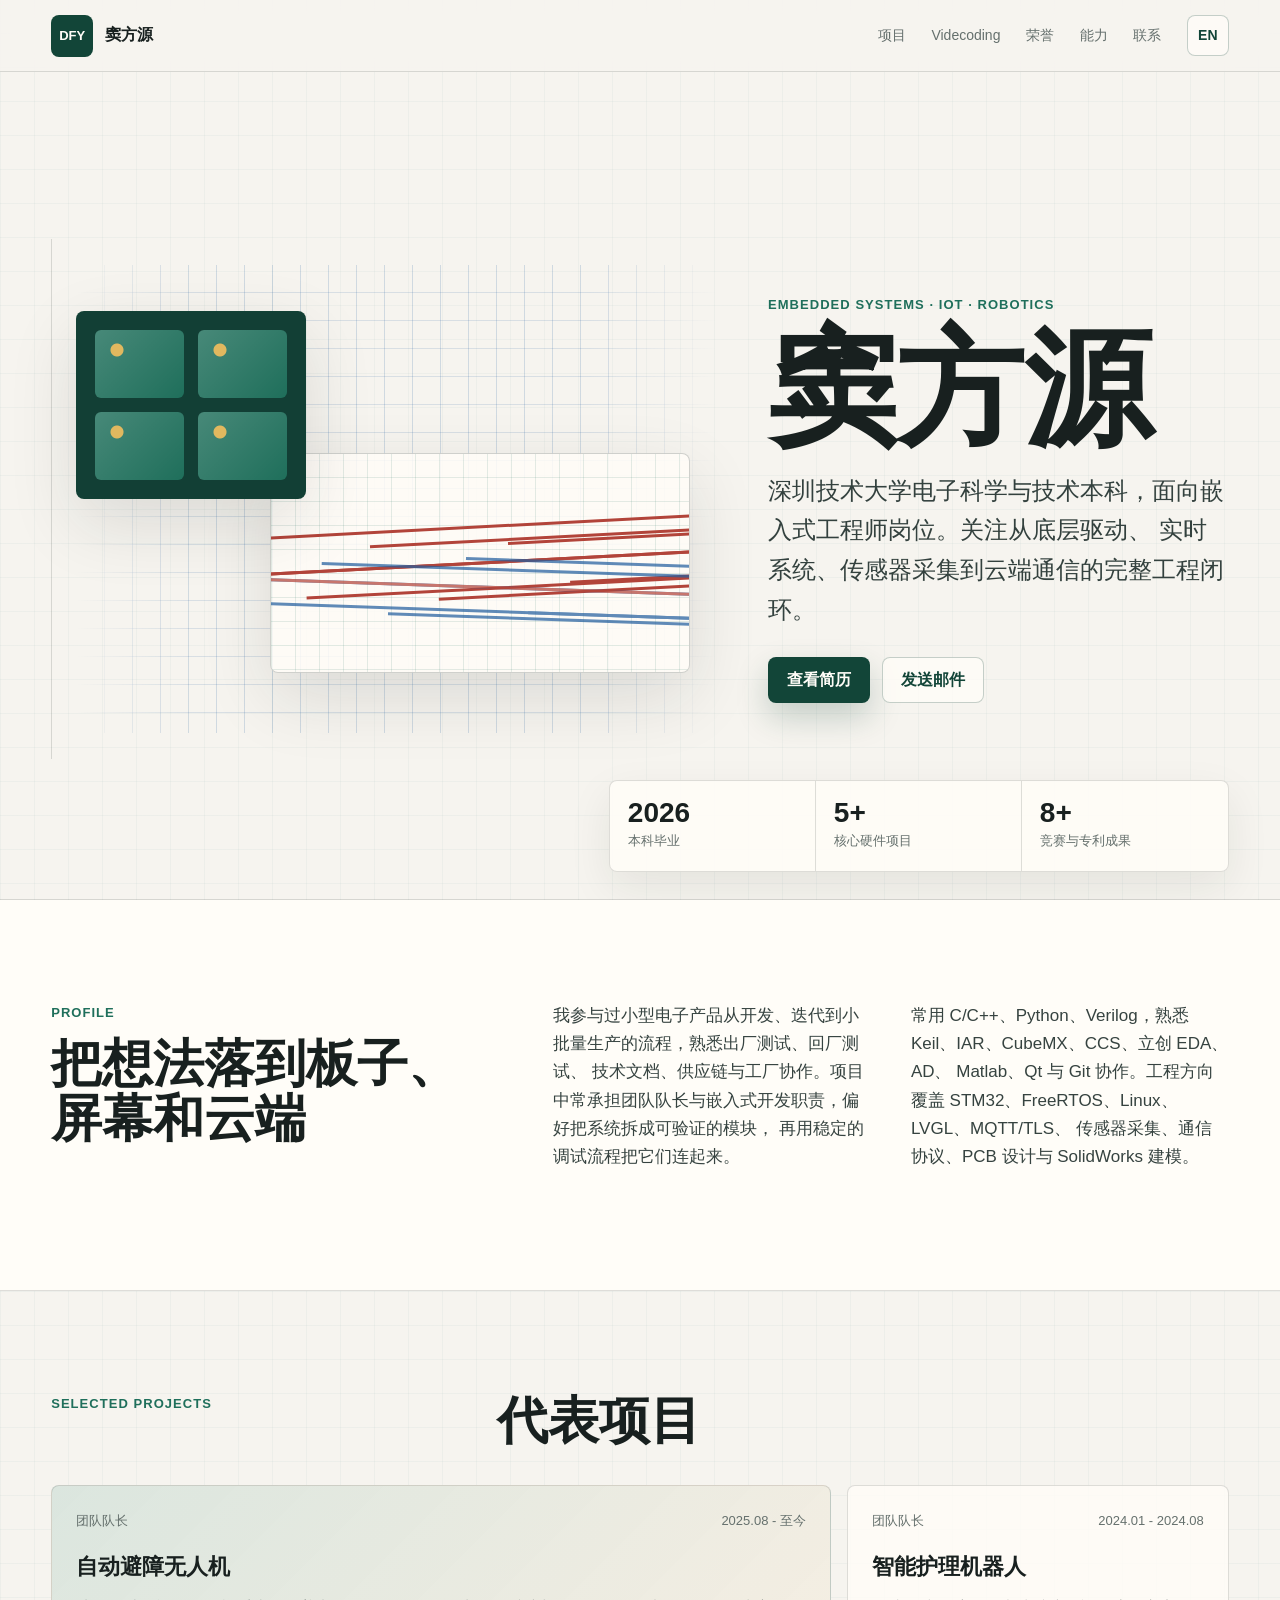
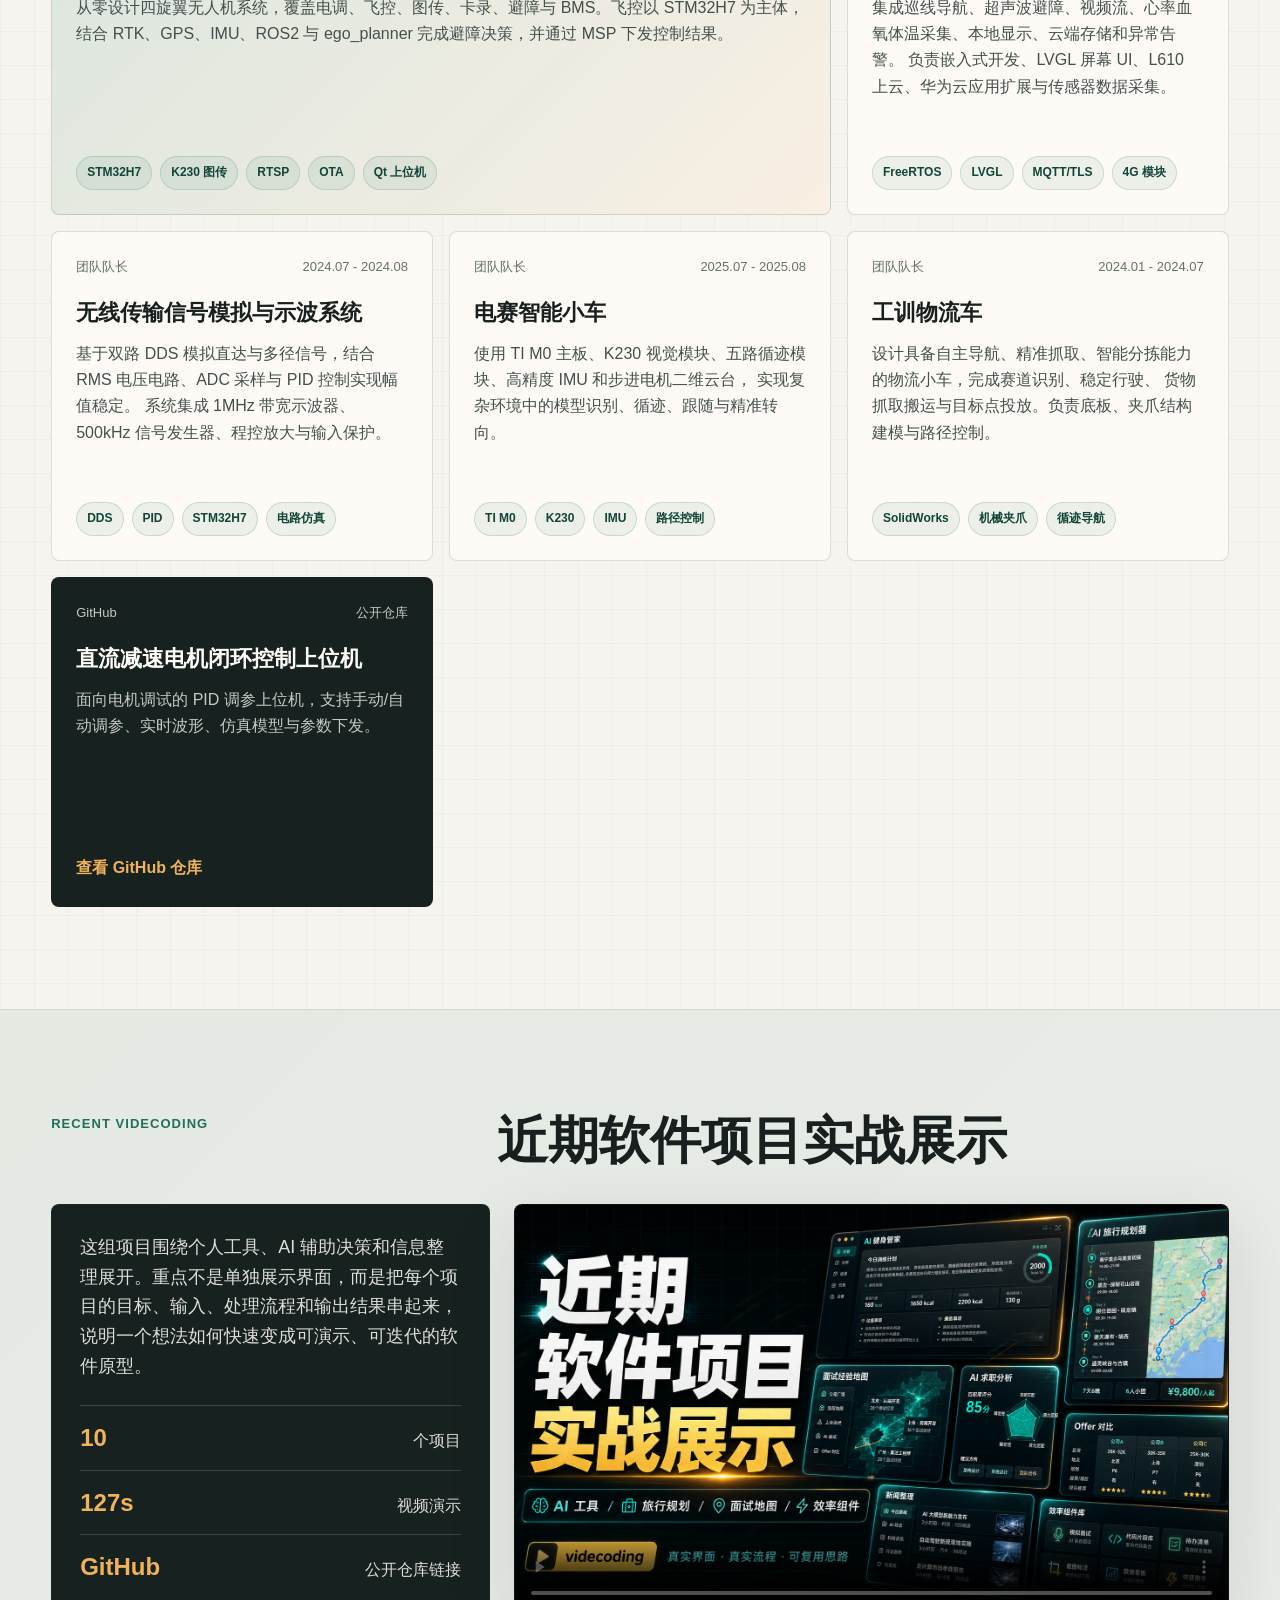
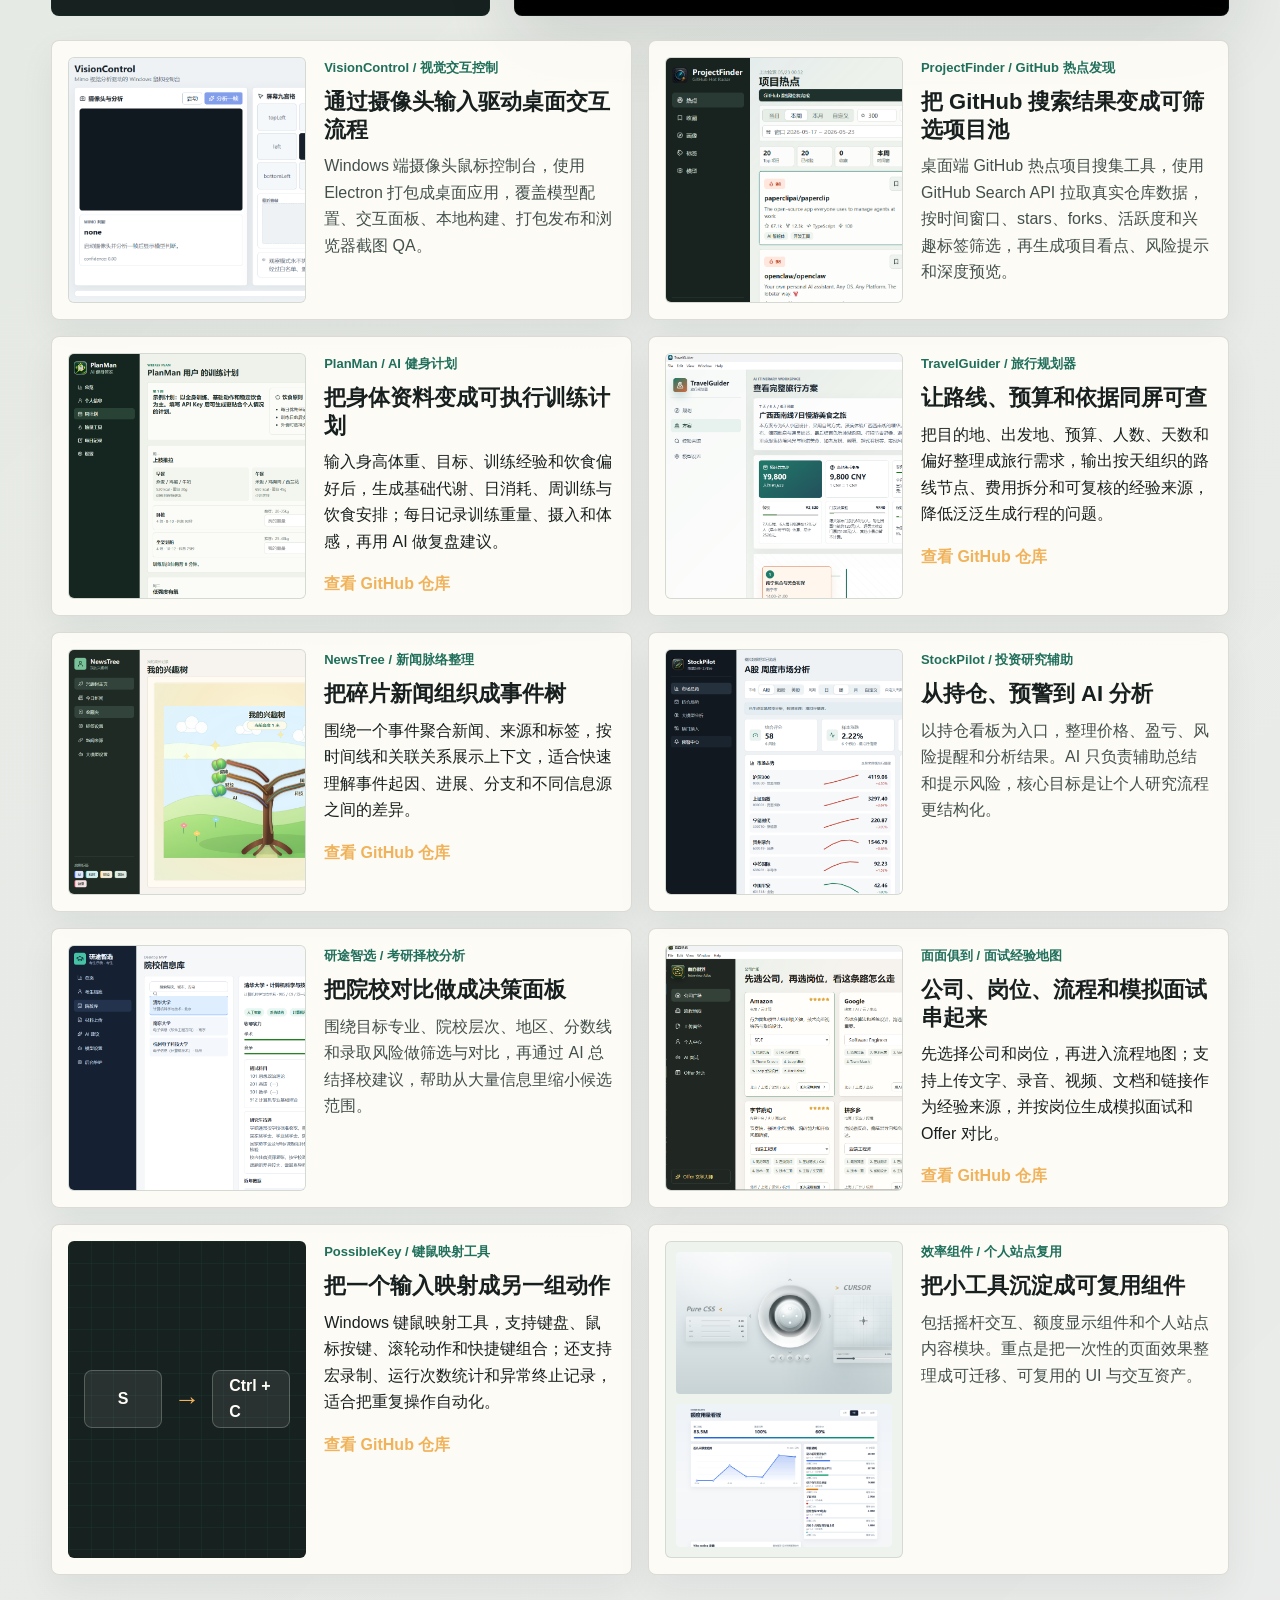
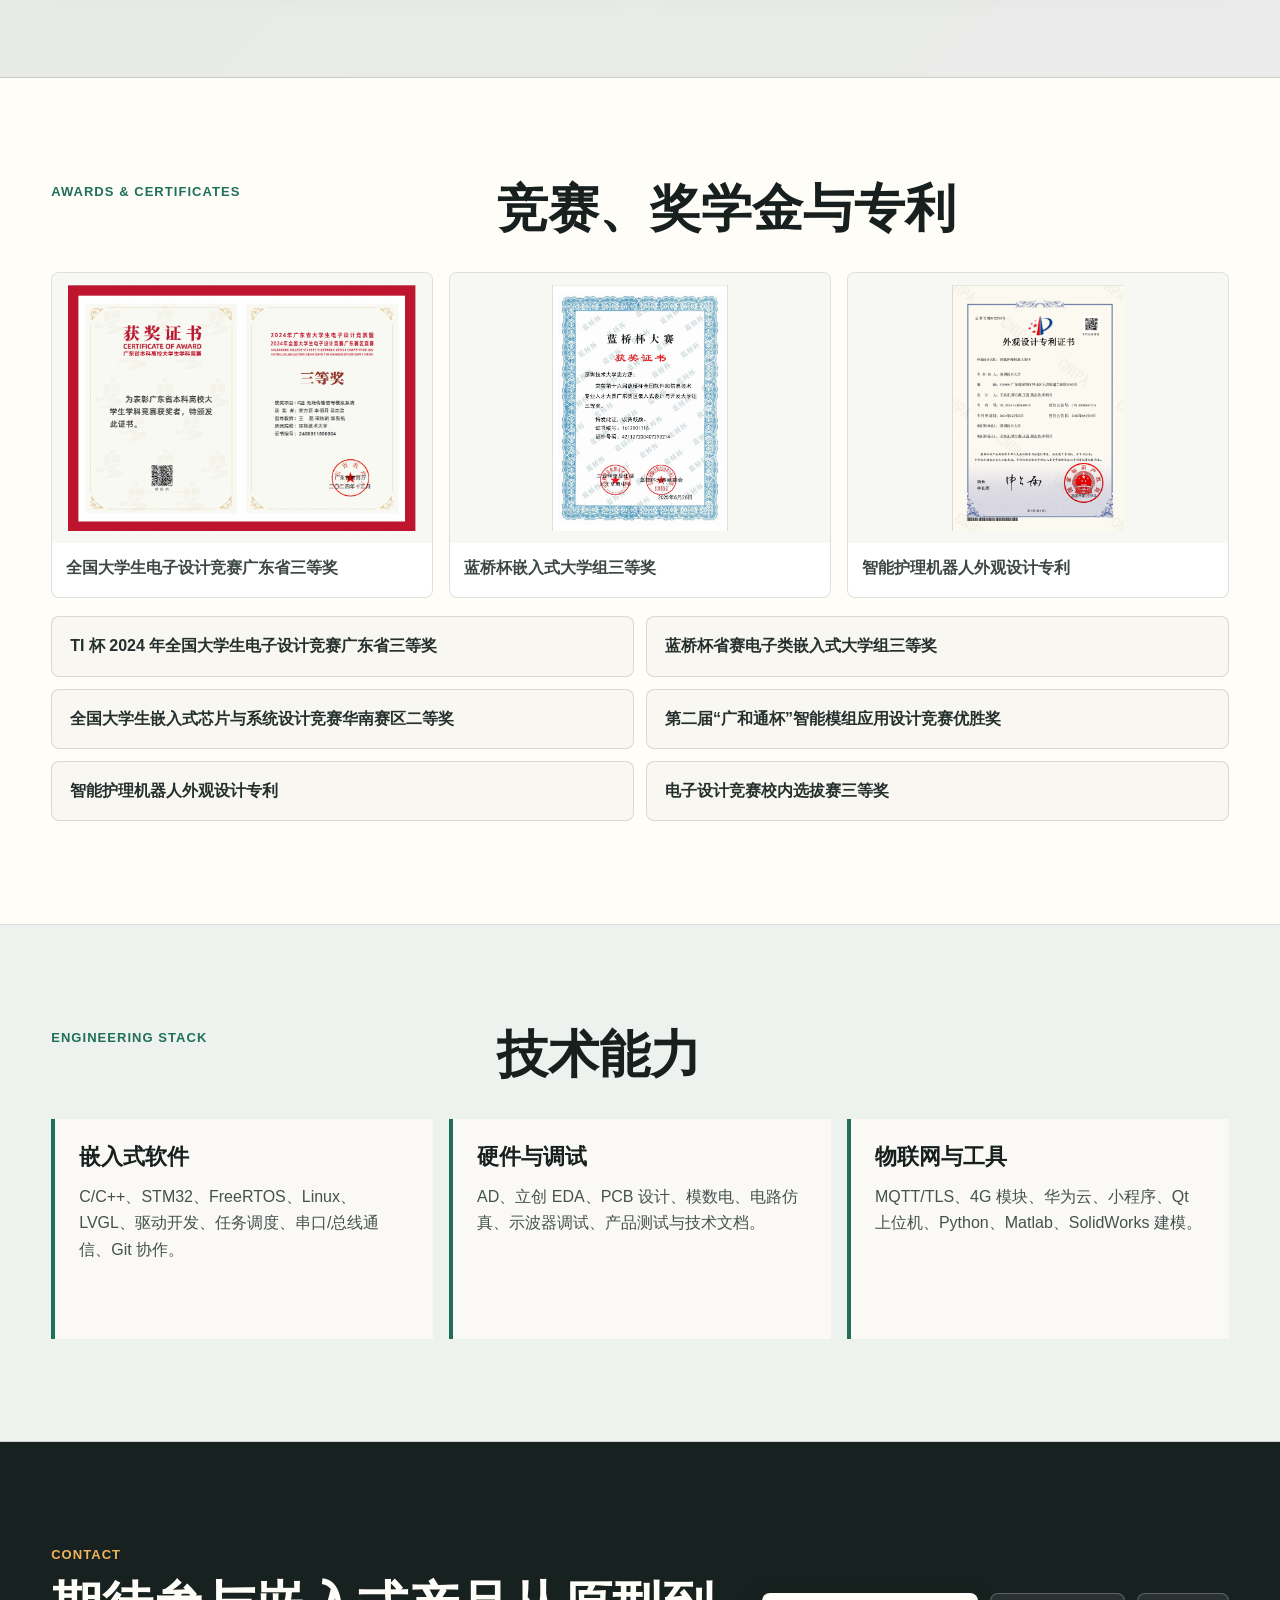
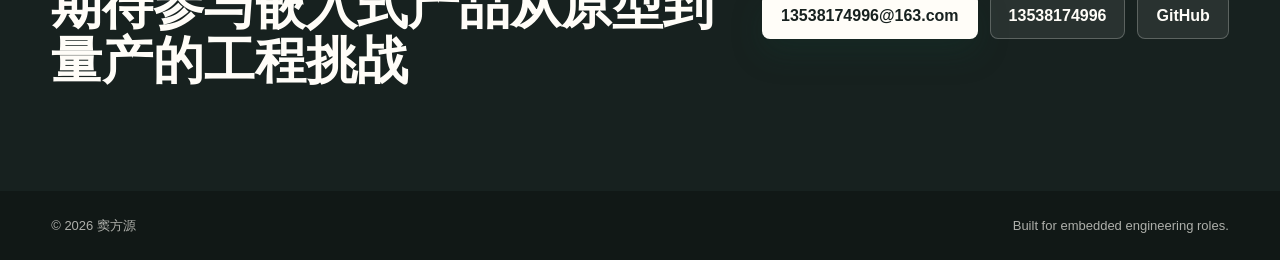
<file: index.html>
<!doctype html>
<html lang="zh-CN">
  <head>
    <meta charset="UTF-8" />
    <meta name="viewport" content="width=device-width, initial-scale=1.0" />
    <meta
      name="description"
      content="窦方源的嵌入式工程师个人作品集：STM32、FreeRTOS、物联网、机器人、电子设计竞赛与专利成果。"
    />
    <title>窦方源 | 嵌入式工程师作品集</title>
    <link rel="stylesheet" href="./styles.css" />
  </head>
  <body>
    <header class="site-header">
      <a class="brand" href="#top" aria-label="回到顶部">
        <span class="brand-mark">DFY</span>
        <span>窦方源</span>
      </a>
      <nav class="top-nav" aria-label="主导航">
        <a href="#projects">项目</a>
        <a href="#videcoding">Videcoding</a>
        <a href="#awards">荣誉</a>
        <a href="#skills">能力</a>
        <a href="#contact">联系</a>
        <a class="language-switch" href="./en.html" aria-label="Switch to English">EN</a>
      </nav>
    </header>

    <main id="top">
      <section class="hero">
        <div class="hero-visual" aria-hidden="true">
          <div class="signal-grid"></div>
          <div class="scope-panel">
            <div class="scope-line"></div>
            <div class="scope-line delay"></div>
          </div>
          <div class="module-board">
            <span></span><span></span><span></span><span></span>
          </div>
        </div>
        <div class="hero-content">
          <p class="eyebrow">Embedded Systems · IoT · Robotics</p>
          <h1>窦方源</h1>
          <p class="hero-lead">
            深圳技术大学电子科学与技术本科，面向嵌入式工程师岗位。关注从底层驱动、
            实时系统、传感器采集到云端通信的完整工程闭环。
          </p>
          <div class="hero-actions">
            <a class="btn primary" href="./assets/docs/resume-dou-fangyuan.pdf" target="_blank" rel="noreferrer">查看简历</a>
            <a class="btn" href="mailto:13538174996@163.com">发送邮件</a>
          </div>
        </div>
        <aside class="hero-facts" aria-label="个人概览">
          <div>
            <strong>2026</strong>
            <span>本科毕业</span>
          </div>
          <div>
            <strong>5+</strong>
            <span>核心硬件项目</span>
          </div>
          <div>
            <strong>8+</strong>
            <span>竞赛与专利成果</span>
          </div>
        </aside>
      </section>

      <section class="section intro" aria-labelledby="intro-title">
        <div class="section-title">
          <p class="eyebrow">Profile</p>
          <h2 id="intro-title">把想法落到板子、屏幕和云端</h2>
        </div>
        <div class="intro-copy">
          <p>
            我参与过小型电子产品从开发、迭代到小批量生产的流程，熟悉出厂测试、回厂测试、
            技术文档、供应链与工厂协作。项目中常承担团队队长与嵌入式开发职责，偏好把系统拆成可验证的模块，
            再用稳定的调试流程把它们连起来。
          </p>
          <p>
            常用 C/C++、Python、Verilog，熟悉 Keil、IAR、CubeMX、CCS、立创 EDA、AD、
            Matlab、Qt 与 Git 协作。工程方向覆盖 STM32、FreeRTOS、Linux、LVGL、MQTT/TLS、
            传感器采集、通信协议、PCB 设计与 SolidWorks 建模。
          </p>
        </div>
      </section>

      <section class="section" id="projects" aria-labelledby="projects-title">
        <div class="section-title">
          <p class="eyebrow">Selected Projects</p>
          <h2 id="projects-title">代表项目</h2>
        </div>
        <div class="project-grid">
          <article class="project-card featured">
            <div class="project-meta">
              <span>团队队长</span>
              <span>2025.08 - 至今</span>
            </div>
            <h3>自动避障无人机</h3>
            <p>
              从零设计四旋翼无人机系统，覆盖电调、飞控、图传、卡录、避障与 BMS。飞控以 STM32H7 为主体，
              结合 RTK、GPS、IMU、ROS2 与 ego_planner 完成避障决策，并通过 MSP 下发控制结果。
            </p>
            <ul class="tag-list">
              <li>STM32H7</li>
              <li>K230 图传</li>
              <li>RTSP</li>
              <li>OTA</li>
              <li>Qt 上位机</li>
            </ul>
          </article>
          <article class="project-card">
            <div class="project-meta">
              <span>团队队长</span>
              <span>2024.01 - 2024.08</span>
            </div>
            <h3>智能护理机器人</h3>
            <p>
              集成巡线导航、超声波避障、视频流、心率血氧体温采集、本地显示、云端存储和异常告警。
              负责嵌入式开发、LVGL 屏幕 UI、L610 上云、华为云应用扩展与传感器数据采集。
            </p>
            <ul class="tag-list">
              <li>FreeRTOS</li>
              <li>LVGL</li>
              <li>MQTT/TLS</li>
              <li>4G 模块</li>
            </ul>
          </article>
          <article class="project-card">
            <div class="project-meta">
              <span>团队队长</span>
              <span>2024.07 - 2024.08</span>
            </div>
            <h3>无线传输信号模拟与示波系统</h3>
            <p>
              基于双路 DDS 模拟直达与多径信号，结合 RMS 电压电路、ADC 采样与 PID 控制实现幅值稳定。
              系统集成 1MHz 带宽示波器、500kHz 信号发生器、程控放大与输入保护。
            </p>
            <ul class="tag-list">
              <li>DDS</li>
              <li>PID</li>
              <li>STM32H7</li>
              <li>电路仿真</li>
            </ul>
          </article>
          <article class="project-card">
            <div class="project-meta">
              <span>团队队长</span>
              <span>2025.07 - 2025.08</span>
            </div>
            <h3>电赛智能小车</h3>
            <p>
              使用 TI M0 主板、K230 视觉模块、五路循迹模块、高精度 IMU 和步进电机二维云台，
              实现复杂环境中的模型识别、循迹、跟随与精准转向。
            </p>
            <ul class="tag-list">
              <li>TI M0</li>
              <li>K230</li>
              <li>IMU</li>
              <li>路径控制</li>
            </ul>
          </article>
          <article class="project-card">
            <div class="project-meta">
              <span>团队队长</span>
              <span>2024.01 - 2024.07</span>
            </div>
            <h3>工训物流车</h3>
            <p>
              设计具备自主导航、精准抓取、智能分拣能力的物流小车，完成赛道识别、稳定行驶、
              货物抓取搬运与目标点投放。负责底板、夹爪结构建模与路径控制。
            </p>
            <ul class="tag-list">
              <li>SolidWorks</li>
              <li>机械夹爪</li>
              <li>循迹导航</li>
            </ul>
          </article>
          <article class="project-card github-card">
            <div class="project-meta">
              <span>GitHub</span>
              <span>公开仓库</span>
            </div>
            <h3>直流减速电机闭环控制上位机</h3>
            <p>
              面向电机调试的 PID 调参上位机，支持手动/自动调参、实时波形、仿真模型与参数下发。
            </p>
            <a class="text-link" href="https://github.com/fangyuandou729-creater/pid_controler-" target="_blank" rel="noreferrer">
              查看 GitHub 仓库
            </a>
          </article>
        </div>
      </section>

      <section class="section videcoding-section" id="videcoding" aria-labelledby="videcoding-title">
        <div class="section-title">
          <p class="eyebrow">Recent Videcoding</p>
          <h2 id="videcoding-title">近期软件项目实战展示</h2>
        </div>
        <div class="showcase-hero">
          <div class="showcase-copy">
            <p>
              这组项目围绕个人工具、AI 辅助决策和信息整理展开。重点不是单独展示界面，而是把每个项目的目标、输入、处理流程和输出结果串起来，说明一个想法如何快速变成可演示、可迭代的软件原型。
            </p>
            <div class="showcase-stats" aria-label="videcoding 项目统计">
              <span><strong>10</strong> 个项目</span>
              <span><strong>127s</strong> 视频演示</span>
              <span><strong>GitHub</strong> 公开仓库链接</span>
            </div>
          </div>
          <video
            class="showcase-video"
            controls
            preload="metadata"
            poster="./assets/videcoding/showcase-cover.png"
          >
            <source src="./assets/videcoding/recent-videcoding-showcase.mp4" type="video/mp4" />
            当前浏览器不支持视频播放。
          </video>
        </div>
        <div class="videcoding-grid" aria-label="近期 videcoding 项目列表">
          <article class="videcoding-card">
            <img src="./assets/videcoding/vision-control.png" alt="VisionControl 视觉控制台界面截图" />
            <div>
              <p class="project-meta">VisionControl / 视觉交互控制</p>
              <h3>通过摄像头输入驱动桌面交互流程</h3>
              <p>Windows 端摄像头鼠标控制台，使用 Electron 打包成桌面应用，覆盖模型配置、交互面板、本地构建、打包发布和浏览器截图 QA。</p>
            </div>
          </article>
          <article class="videcoding-card">
            <img src="./assets/videcoding/projectfinder.png" alt="ProjectFinder GitHub 热点项目工具截图" />
            <div>
              <p class="project-meta">ProjectFinder / GitHub 热点发现</p>
              <h3>把 GitHub 搜索结果变成可筛选项目池</h3>
              <p>桌面端 GitHub 热点项目搜集工具，使用 GitHub Search API 拉取真实仓库数据，按时间窗口、stars、forks、活跃度和兴趣标签筛选，再生成项目看点、风险提示和深度预览。</p>
            </div>
          </article>
          <article class="videcoding-card">
            <img src="./assets/videcoding/planman.png" alt="PlanMan 周计划界面截图" />
            <div>
              <p class="project-meta">PlanMan / AI 健身计划</p>
              <h3>把身体资料变成可执行训练计划</h3>
              <p>输入身高体重、目标、训练经验和饮食偏好后，生成基础代谢、日消耗、周训练与饮食安排；每日记录训练重量、摄入和体感，再用 AI 做复盘建议。</p>
              <a class="text-link" href="https://github.com/fangyuandou729-creater/PlanMan" target="_blank" rel="noreferrer">查看 GitHub 仓库</a>
            </div>
          </article>
          <article class="videcoding-card">
            <img src="./assets/videcoding/travelguider.png" alt="TravelGuider 旅行方案界面截图" />
            <div>
              <p class="project-meta">TravelGuider / 旅行规划器</p>
              <h3>让路线、预算和依据同屏可查</h3>
              <p>把目的地、出发地、预算、人数、天数和偏好整理成旅行需求，输出按天组织的路线节点、费用拆分和可复核的经验来源，降低泛泛生成行程的问题。</p>
              <a class="text-link" href="https://github.com/fangyuandou729-creater/TravelGuider" target="_blank" rel="noreferrer">查看 GitHub 仓库</a>
            </div>
          </article>
          <article class="videcoding-card">
            <img src="./assets/videcoding/newstree.png" alt="NewsTree 新闻树界面截图" />
            <div>
              <p class="project-meta">NewsTree / 新闻脉络整理</p>
              <h3>把碎片新闻组织成事件树</h3>
              <p>围绕一个事件聚合新闻、来源和标签，按时间线和关联关系展示上下文，适合快速理解事件起因、进展、分支和不同信息源之间的差异。</p>
              <a class="text-link" href="https://github.com/fangyuandou729-creater/NewsTree" target="_blank" rel="noreferrer">查看 GitHub 仓库</a>
            </div>
          </article>
          <article class="videcoding-card">
            <img src="./assets/videcoding/stockpilot.png" alt="StockPilot 股票看板界面截图" />
            <div>
              <p class="project-meta">StockPilot / 投资研究辅助</p>
              <h3>从持仓、预警到 AI 分析</h3>
              <p>以持仓看板为入口，整理价格、盈亏、风险提醒和分析结果。AI 只负责辅助总结和提示风险，核心目标是让个人研究流程更结构化。</p>
            </div>
          </article>
          <article class="videcoding-card">
            <img src="./assets/videcoding/kaoyan.png" alt="研途智选择校界面截图" />
            <div>
              <p class="project-meta">研途智选 / 考研择校分析</p>
              <h3>把院校对比做成决策面板</h3>
              <p>围绕目标专业、院校层次、地区、分数线和录取风险做筛选与对比，再通过 AI 总结择校建议，帮助从大量信息里缩小候选范围。</p>
            </div>
          </article>
          <article class="videcoding-card">
            <img src="./assets/videcoding/interview-atlas.png" alt="面面俱到公司广场界面截图" />
            <div>
              <p class="project-meta">面面俱到 / 面试经验地图</p>
              <h3>公司、岗位、流程和模拟面试串起来</h3>
              <p>先选择公司和岗位，再进入流程地图；支持上传文字、录音、视频、文档和链接作为经验来源，并按岗位生成模拟面试和 Offer 对比。</p>
              <a class="text-link" href="https://github.com/fangyuandou729-creater/mianmianjudao_helper" target="_blank" rel="noreferrer">查看 GitHub 仓库</a>
            </div>
          </article>
          <article class="videcoding-card key-card">
            <div class="key-preview" aria-hidden="true">
              <span>S</span>
              <b>→</b>
              <span>Ctrl + C</span>
            </div>
            <div>
              <p class="project-meta">PossibleKey / 键鼠映射工具</p>
              <h3>把一个输入映射成另一组动作</h3>
              <p>Windows 键鼠映射工具，支持键盘、鼠标按键、滚轮动作和快捷键组合；还支持宏录制、运行次数统计和异常终止记录，适合把重复操作自动化。</p>
              <a class="text-link" href="https://github.com/fangyuandou729-creater/PossibleKey" target="_blank" rel="noreferrer">查看 GitHub 仓库</a>
            </div>
          </article>
          <article class="videcoding-card">
            <div class="component-preview">
              <img src="./assets/videcoding/analog-stick.png" alt="摇杆组件截图" />
              <img src="./assets/videcoding/quota-widget.png" alt="额度组件截图" />
            </div>
            <div>
              <p class="project-meta">效率组件 / 个人站点复用</p>
              <h3>把小工具沉淀成可复用组件</h3>
              <p>包括摇杆交互、额度显示组件和个人站点内容模块。重点是把一次性的页面效果整理成可迁移、可复用的 UI 与交互资产。</p>
            </div>
          </article>
        </div>
      </section>

      <section class="section awards-section" id="awards" aria-labelledby="awards-title">
        <div class="section-title">
          <p class="eyebrow">Awards & Certificates</p>
          <h2 id="awards-title">竞赛、奖学金与专利</h2>
        </div>
        <div class="award-strip" aria-label="证书图片">
          <figure>
            <img src="./assets/awards/electronic-design.png" alt="电子设计竞赛证书" />
            <figcaption>全国大学生电子设计竞赛广东省三等奖</figcaption>
          </figure>
          <figure>
            <img src="./assets/awards/lanqiao.png" alt="蓝桥杯证书" />
            <figcaption>蓝桥杯嵌入式大学组三等奖</figcaption>
          </figure>
          <figure>
            <img src="./assets/awards/design-patent.png" alt="外观设计专利证明" />
            <figcaption>智能护理机器人外观设计专利</figcaption>
          </figure>
        </div>
        <div class="award-list">
          <a href="./assets/docs/ti-cup-electronic-design-third-prize.pdf" target="_blank" rel="noreferrer">
            TI 杯 2024 年全国大学生电子设计竞赛广东省三等奖
          </a>
          <a href="./assets/docs/lanqiao-embedded-third-prize.pdf" target="_blank" rel="noreferrer">
            蓝桥杯省赛电子类嵌入式大学组三等奖
          </a>
          <a href="./assets/docs/embedded-chip-contest.pdf" target="_blank" rel="noreferrer">
            全国大学生嵌入式芯片与系统设计竞赛华南赛区二等奖
          </a>
          <a href="./assets/docs/fibocom-smart-module-award-list.pdf" target="_blank" rel="noreferrer">
            第二届“广和通杯”智能模组应用设计竞赛优胜奖
          </a>
          <a href="./assets/docs/nursing-robot-design-patent.pdf" target="_blank" rel="noreferrer">
            智能护理机器人外观设计专利
          </a>
          <a href="./assets/docs/electronic-design-selection.pdf" target="_blank" rel="noreferrer">
            电子设计竞赛校内选拔赛三等奖
          </a>
        </div>
      </section>

      <section class="section split-section" id="skills" aria-labelledby="skills-title">
        <div class="section-title">
          <p class="eyebrow">Engineering Stack</p>
          <h2 id="skills-title">技术能力</h2>
        </div>
        <div class="skill-columns">
          <div>
            <h3>嵌入式软件</h3>
            <p>C/C++、STM32、FreeRTOS、Linux、LVGL、驱动开发、任务调度、串口/总线通信、Git 协作。</p>
          </div>
          <div>
            <h3>硬件与调试</h3>
            <p>AD、立创 EDA、PCB 设计、模数电、电路仿真、示波器调试、产品测试与技术文档。</p>
          </div>
          <div>
            <h3>物联网与工具</h3>
            <p>MQTT/TLS、4G 模块、华为云、小程序、Qt 上位机、Python、Matlab、SolidWorks 建模。</p>
          </div>
        </div>
      </section>

      <section class="contact-section" id="contact" aria-labelledby="contact-title">
        <div>
          <p class="eyebrow">Contact</p>
          <h2 id="contact-title">期待参与嵌入式产品从原型到量产的工程挑战</h2>
        </div>
        <div class="contact-actions">
          <a class="btn primary" href="mailto:13538174996@163.com">13538174996@163.com</a>
          <a class="btn" href="tel:13538174996">13538174996</a>
          <a class="btn" href="https://github.com/fangyuandou729-creater" target="_blank" rel="noreferrer">GitHub</a>
        </div>
      </section>
    </main>

    <footer class="site-footer">
      <span>© 2026 窦方源</span>
      <span>Built for embedded engineering roles.</span>
    </footer>
    <script src="./script.js"></script>
  </body>
</html>
</file>
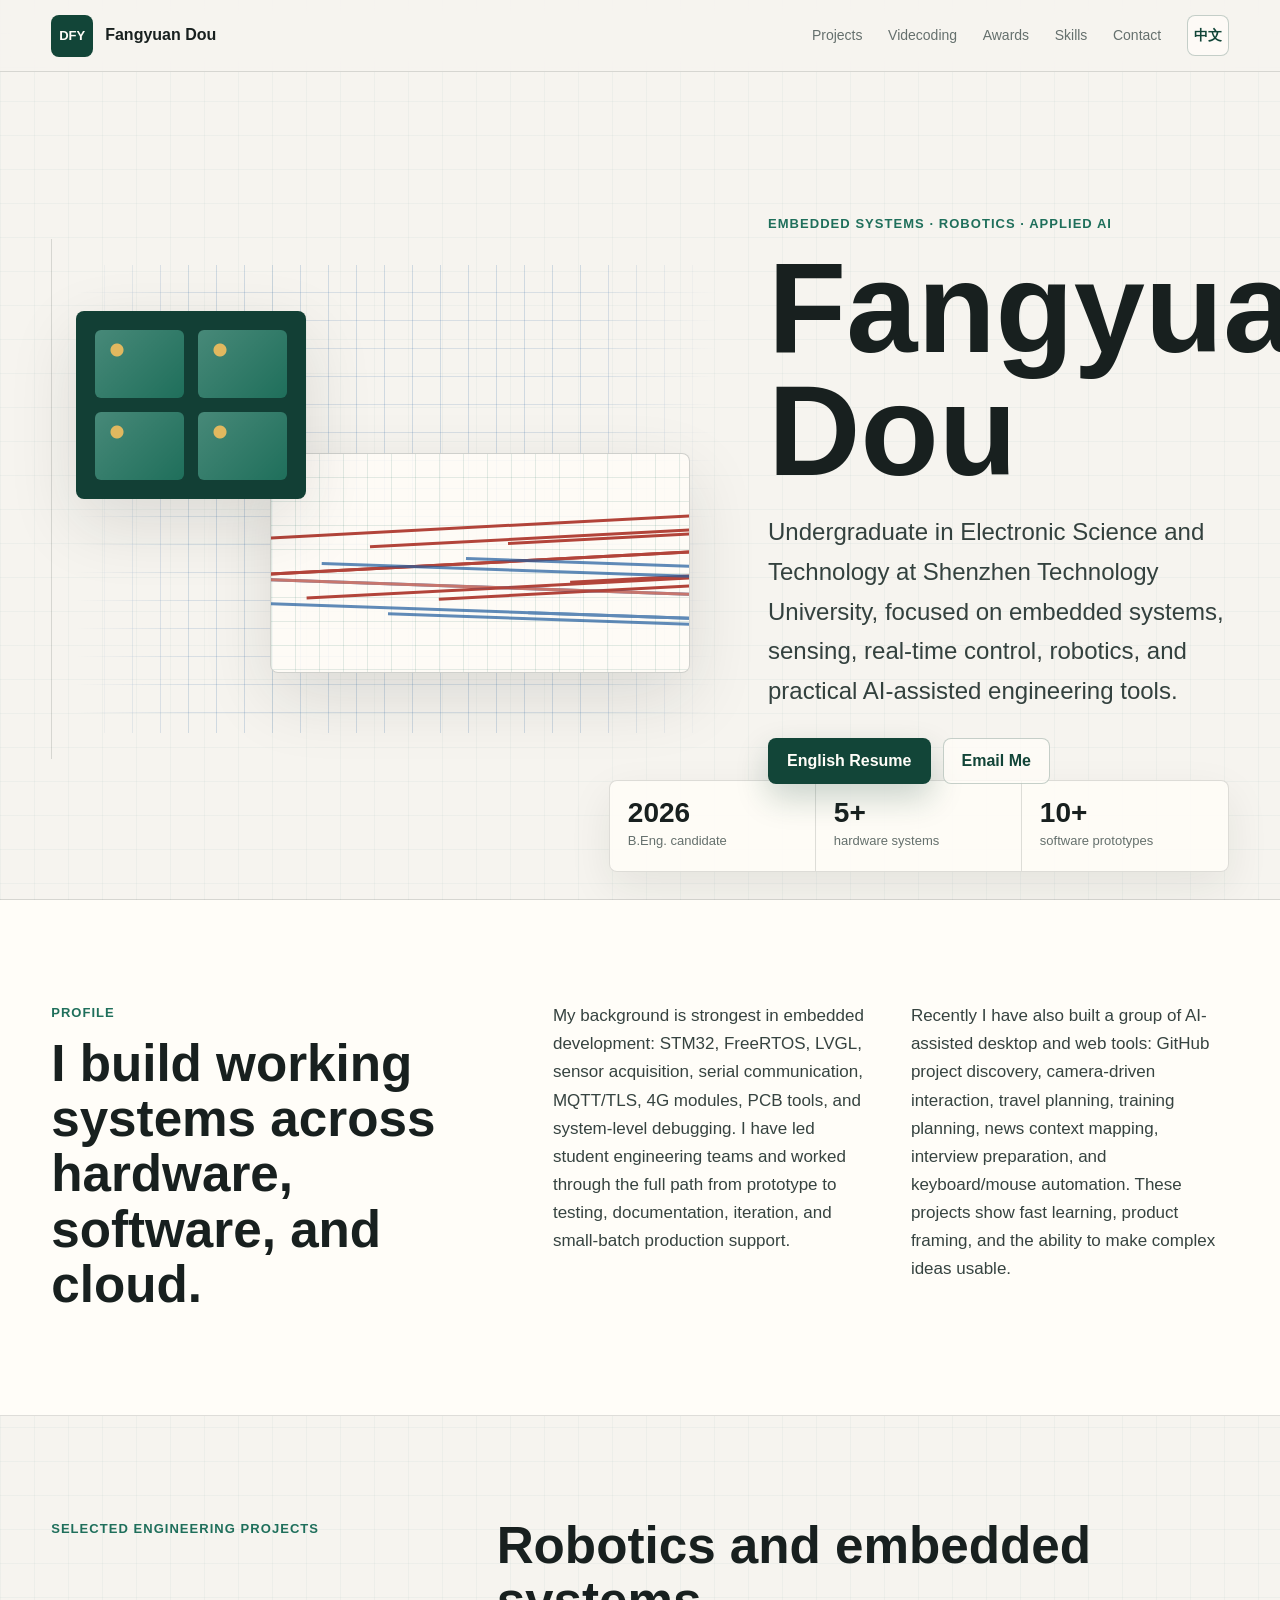
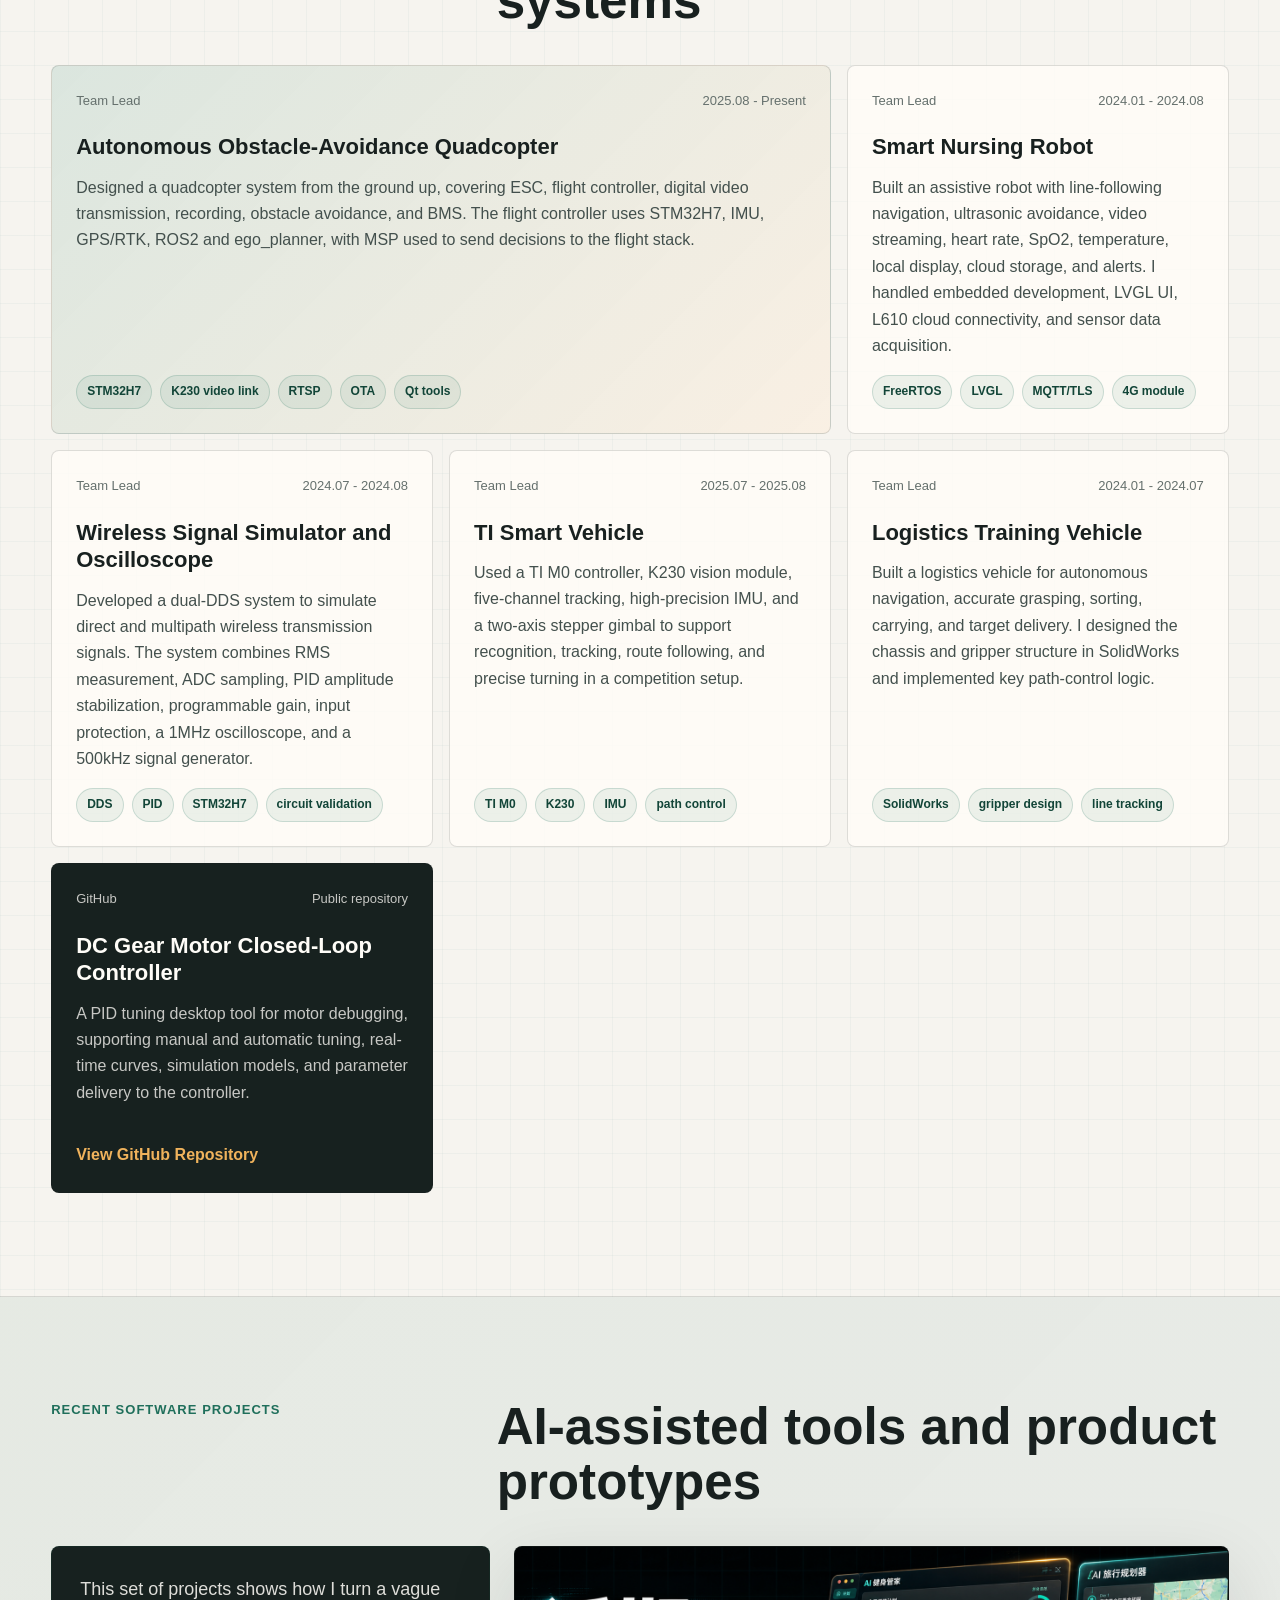
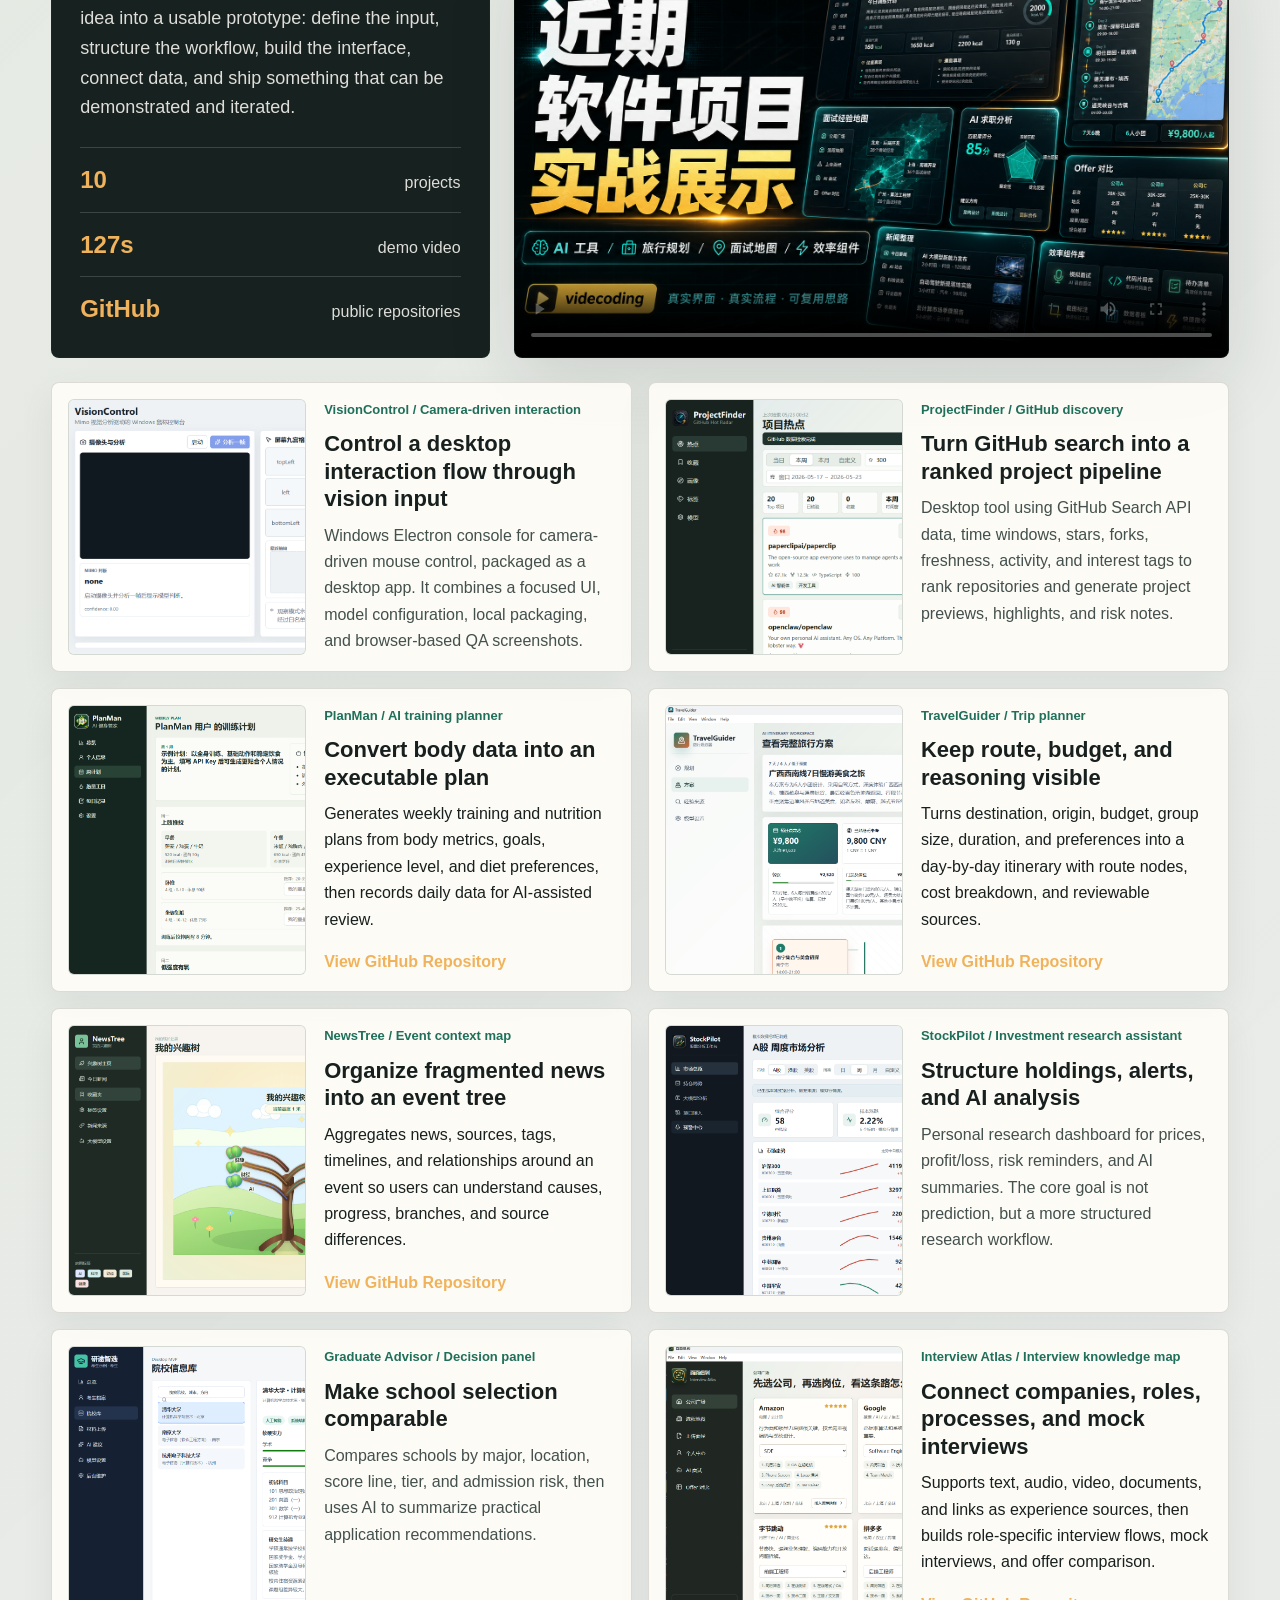
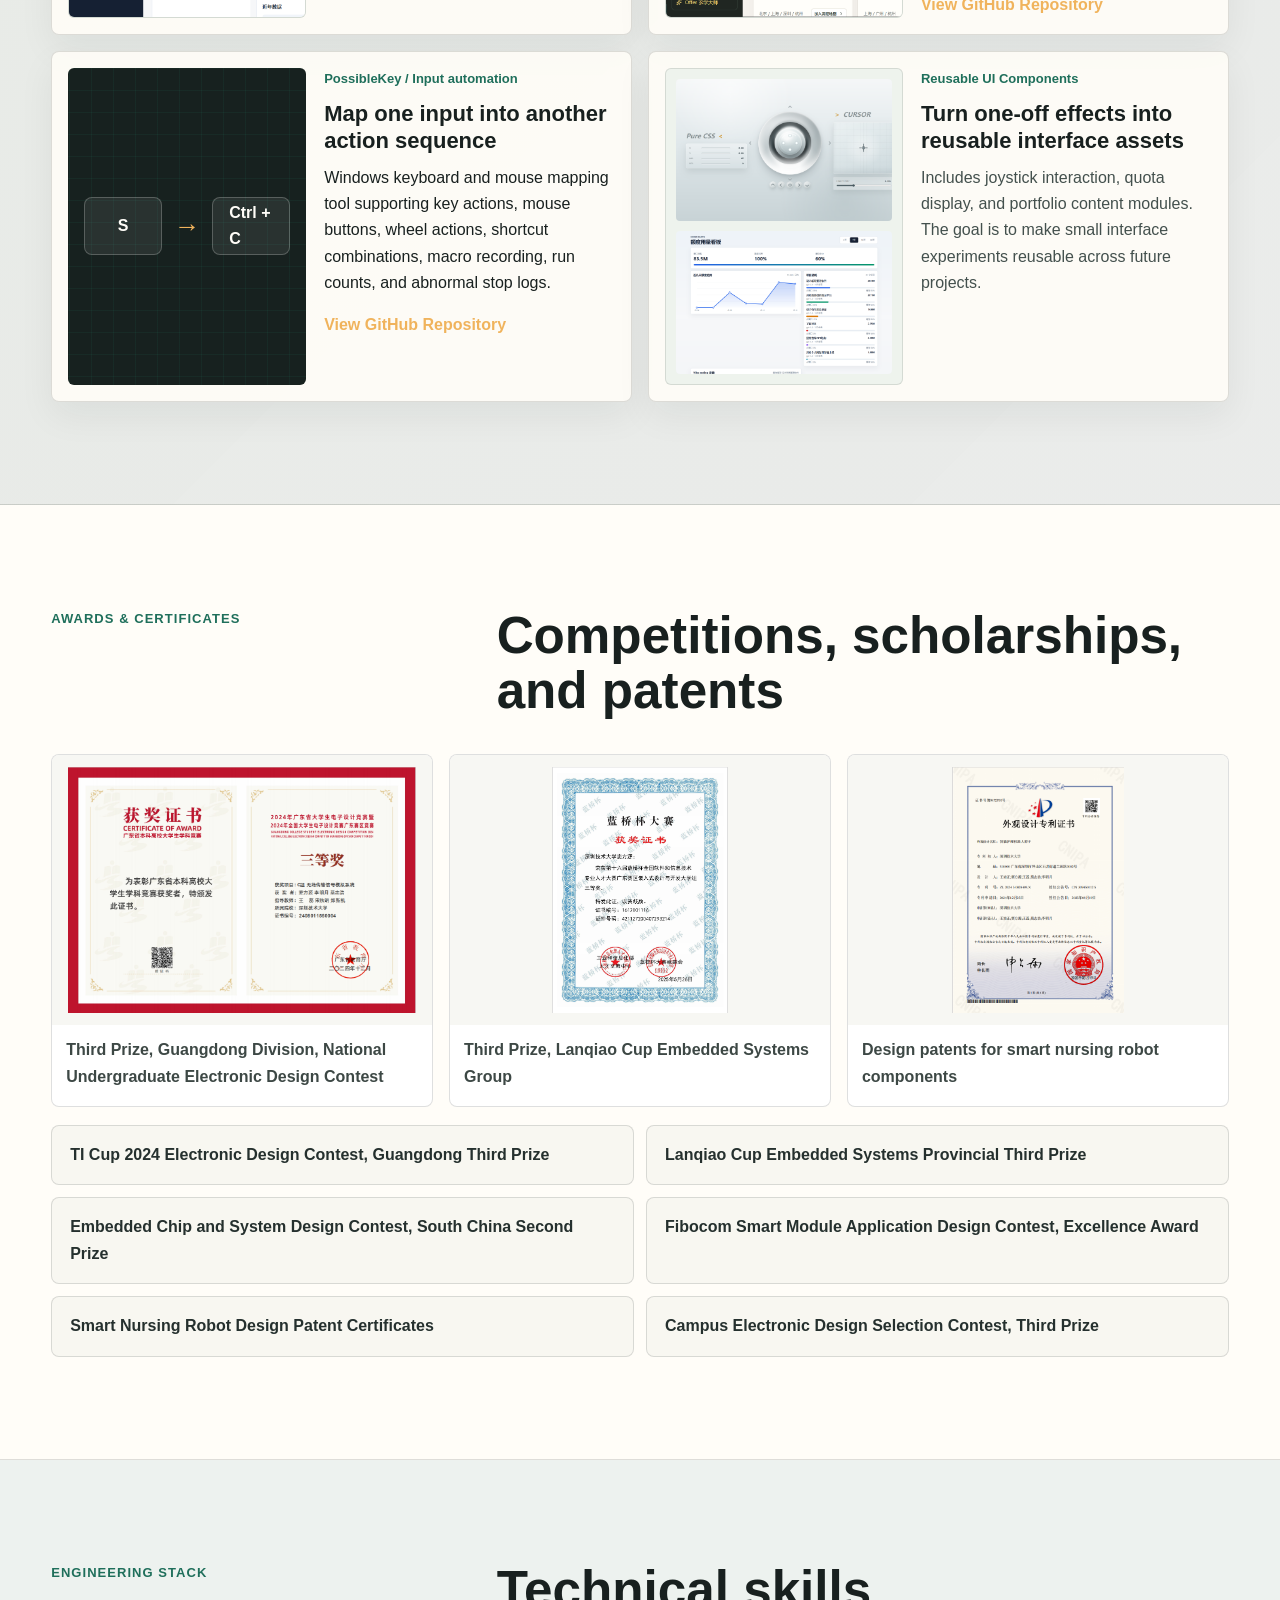
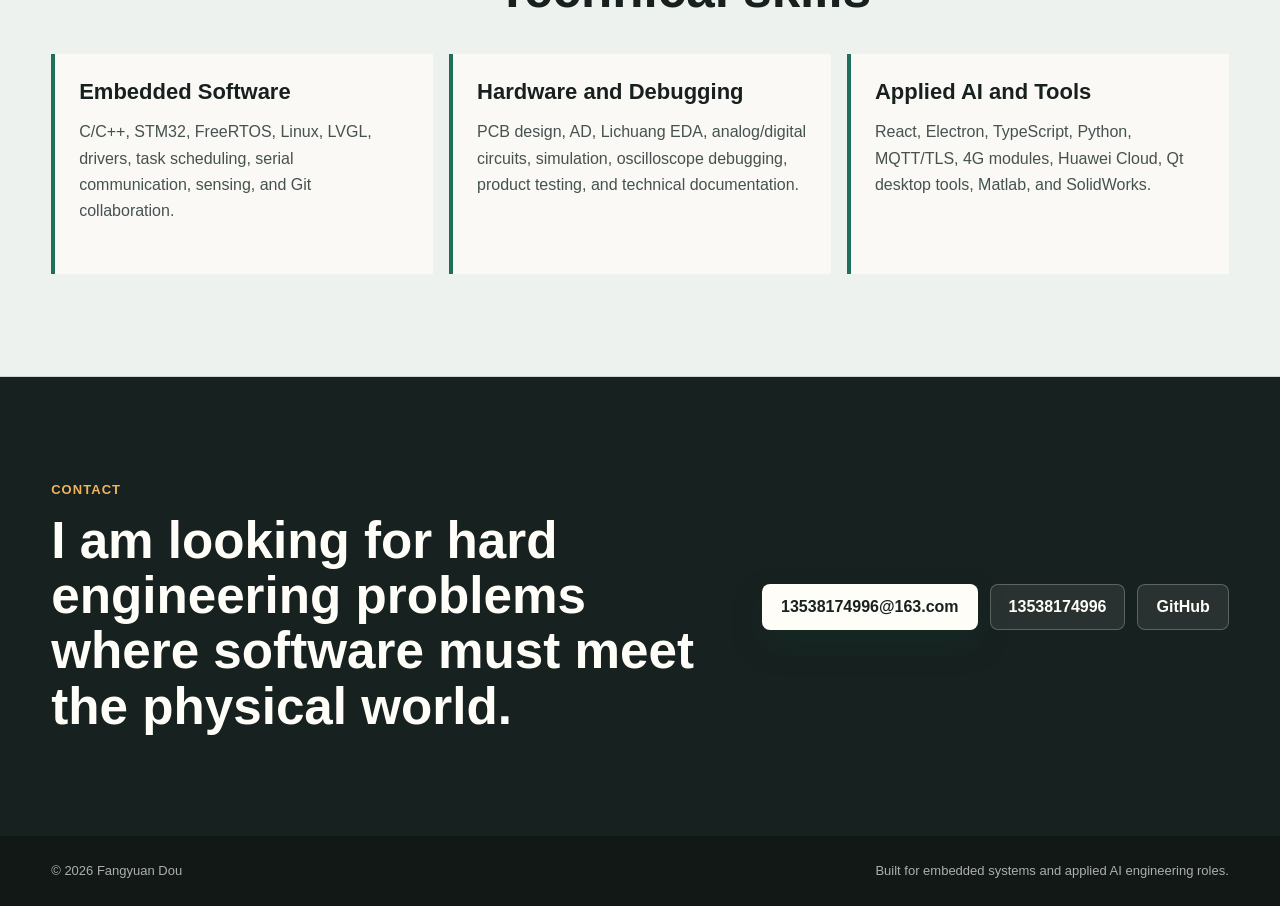
<file: en.html>
<!doctype html>
<html lang="en">
  <head>
    <meta charset="UTF-8" />
    <meta name="viewport" content="width=device-width, initial-scale=1.0" />
    <meta
      name="description"
      content="Fangyuan Dou portfolio: embedded systems, robotics, IoT prototypes, AI-assisted tools, public GitHub projects, certificates, and project demo video."
    />
    <title>Fangyuan Dou | Embedded Systems & Applied AI Portfolio</title>
    <link rel="stylesheet" href="./styles.css" />
  </head>
  <body>
    <header class="site-header">
      <a class="brand" href="#top" aria-label="Back to top">
        <span class="brand-mark">DFY</span>
        <span>Fangyuan Dou</span>
      </a>
      <nav class="top-nav" aria-label="Main navigation">
        <a href="#projects">Projects</a>
        <a href="#videcoding">Videcoding</a>
        <a href="#awards">Awards</a>
        <a href="#skills">Skills</a>
        <a href="#contact">Contact</a>
        <a class="language-switch" href="./index.html" aria-label="Switch to Chinese">中文</a>
      </nav>
    </header>

    <main id="top">
      <section class="hero">
        <div class="hero-visual" aria-hidden="true">
          <div class="signal-grid"></div>
          <div class="scope-panel">
            <div class="scope-line"></div>
            <div class="scope-line delay"></div>
          </div>
          <div class="module-board">
            <span></span><span></span><span></span><span></span>
          </div>
        </div>
        <div class="hero-content">
          <p class="eyebrow">Embedded Systems · Robotics · Applied AI</p>
          <h1>Fangyuan Dou</h1>
          <p class="hero-lead">
            Undergraduate in Electronic Science and Technology at Shenzhen Technology University,
            focused on embedded systems, sensing, real-time control, robotics, and practical
            AI-assisted engineering tools.
          </p>
          <div class="hero-actions">
            <a class="btn primary" href="./assets/docs/fangyuan-dou-resume-en.docx" target="_blank" rel="noreferrer">English Resume</a>
            <a class="btn" href="mailto:13538174996@163.com">Email Me</a>
          </div>
        </div>
        <aside class="hero-facts" aria-label="Profile highlights">
          <div>
            <strong>2026</strong>
            <span>B.Eng. candidate</span>
          </div>
          <div>
            <strong>5+</strong>
            <span>hardware systems</span>
          </div>
          <div>
            <strong>10+</strong>
            <span>software prototypes</span>
          </div>
        </aside>
      </section>

      <section class="section intro" aria-labelledby="intro-title">
        <div class="section-title">
          <p class="eyebrow">Profile</p>
          <h2 id="intro-title">I build working systems across hardware, software, and cloud.</h2>
        </div>
        <div class="intro-copy">
          <p>
            My background is strongest in embedded development: STM32, FreeRTOS, LVGL,
            sensor acquisition, serial communication, MQTT/TLS, 4G modules, PCB tools,
            and system-level debugging. I have led student engineering teams and worked
            through the full path from prototype to testing, documentation, iteration,
            and small-batch production support.
          </p>
          <p>
            Recently I have also built a group of AI-assisted desktop and web tools:
            GitHub project discovery, camera-driven interaction, travel planning,
            training planning, news context mapping, interview preparation, and
            keyboard/mouse automation. These projects show fast learning, product
            framing, and the ability to make complex ideas usable.
          </p>
        </div>
      </section>

      <section class="section" id="projects" aria-labelledby="projects-title">
        <div class="section-title">
          <p class="eyebrow">Selected Engineering Projects</p>
          <h2 id="projects-title">Robotics and embedded systems</h2>
        </div>
        <div class="project-grid">
          <article class="project-card featured">
            <div class="project-meta">
              <span>Team Lead</span>
              <span>2025.08 - Present</span>
            </div>
            <h3>Autonomous Obstacle-Avoidance Quadcopter</h3>
            <p>
              Designed a quadcopter system from the ground up, covering ESC, flight
              controller, digital video transmission, recording, obstacle avoidance,
              and BMS. The flight controller uses STM32H7, IMU, GPS/RTK, ROS2 and
              ego_planner, with MSP used to send decisions to the flight stack.
            </p>
            <ul class="tag-list">
              <li>STM32H7</li>
              <li>K230 video link</li>
              <li>RTSP</li>
              <li>OTA</li>
              <li>Qt tools</li>
            </ul>
          </article>
          <article class="project-card">
            <div class="project-meta">
              <span>Team Lead</span>
              <span>2024.01 - 2024.08</span>
            </div>
            <h3>Smart Nursing Robot</h3>
            <p>
              Built an assistive robot with line-following navigation, ultrasonic
              avoidance, video streaming, heart rate, SpO2, temperature, local display,
              cloud storage, and alerts. I handled embedded development, LVGL UI,
              L610 cloud connectivity, and sensor data acquisition.
            </p>
            <ul class="tag-list">
              <li>FreeRTOS</li>
              <li>LVGL</li>
              <li>MQTT/TLS</li>
              <li>4G module</li>
            </ul>
          </article>
          <article class="project-card">
            <div class="project-meta">
              <span>Team Lead</span>
              <span>2024.07 - 2024.08</span>
            </div>
            <h3>Wireless Signal Simulator and Oscilloscope</h3>
            <p>
              Developed a dual-DDS system to simulate direct and multipath wireless
              transmission signals. The system combines RMS measurement, ADC sampling,
              PID amplitude stabilization, programmable gain, input protection, a
              1MHz oscilloscope, and a 500kHz signal generator.
            </p>
            <ul class="tag-list">
              <li>DDS</li>
              <li>PID</li>
              <li>STM32H7</li>
              <li>circuit validation</li>
            </ul>
          </article>
          <article class="project-card">
            <div class="project-meta">
              <span>Team Lead</span>
              <span>2025.07 - 2025.08</span>
            </div>
            <h3>TI Smart Vehicle</h3>
            <p>
              Used a TI M0 controller, K230 vision module, five-channel tracking,
              high-precision IMU, and a two-axis stepper gimbal to support recognition,
              tracking, route following, and precise turning in a competition setup.
            </p>
            <ul class="tag-list">
              <li>TI M0</li>
              <li>K230</li>
              <li>IMU</li>
              <li>path control</li>
            </ul>
          </article>
          <article class="project-card">
            <div class="project-meta">
              <span>Team Lead</span>
              <span>2024.01 - 2024.07</span>
            </div>
            <h3>Logistics Training Vehicle</h3>
            <p>
              Built a logistics vehicle for autonomous navigation, accurate grasping,
              sorting, carrying, and target delivery. I designed the chassis and gripper
              structure in SolidWorks and implemented key path-control logic.
            </p>
            <ul class="tag-list">
              <li>SolidWorks</li>
              <li>gripper design</li>
              <li>line tracking</li>
            </ul>
          </article>
          <article class="project-card github-card">
            <div class="project-meta">
              <span>GitHub</span>
              <span>Public repository</span>
            </div>
            <h3>DC Gear Motor Closed-Loop Controller</h3>
            <p>
              A PID tuning desktop tool for motor debugging, supporting manual and
              automatic tuning, real-time curves, simulation models, and parameter
              delivery to the controller.
            </p>
            <a class="text-link" href="https://github.com/fangyuandou729-creater/pid_controler-" target="_blank" rel="noreferrer">
              View GitHub Repository
            </a>
          </article>
        </div>
      </section>

      <section class="section videcoding-section" id="videcoding" aria-labelledby="videcoding-title">
        <div class="section-title">
          <p class="eyebrow">Recent Software Projects</p>
          <h2 id="videcoding-title">AI-assisted tools and product prototypes</h2>
        </div>
        <div class="showcase-hero">
          <div class="showcase-copy">
            <p>
              This set of projects shows how I turn a vague idea into a usable prototype:
              define the input, structure the workflow, build the interface, connect data,
              and ship something that can be demonstrated and iterated.
            </p>
            <div class="showcase-stats" aria-label="software project statistics">
              <span><strong>10</strong> projects</span>
              <span><strong>127s</strong> demo video</span>
              <span><strong>GitHub</strong> public repositories</span>
            </div>
          </div>
          <video
            class="showcase-video"
            controls
            preload="metadata"
            poster="./assets/videcoding/showcase-cover.png"
          >
            <source src="./assets/videcoding/recent-videcoding-showcase.mp4" type="video/mp4" />
            Your browser does not support video playback.
          </video>
        </div>
        <div class="videcoding-grid" aria-label="Recent software project list">
          <article class="videcoding-card">
            <img src="./assets/videcoding/vision-control.png" alt="VisionControl camera-driven mouse control console" />
            <div>
              <p class="project-meta">VisionControl / Camera-driven interaction</p>
              <h3>Control a desktop interaction flow through vision input</h3>
              <p>Windows Electron console for camera-driven mouse control, packaged as a desktop app. It combines a focused UI, model configuration, local packaging, and browser-based QA screenshots.</p>
            </div>
          </article>
          <article class="videcoding-card">
            <img src="./assets/videcoding/projectfinder.png" alt="ProjectFinder GitHub project discovery tool" />
            <div>
              <p class="project-meta">ProjectFinder / GitHub discovery</p>
              <h3>Turn GitHub search into a ranked project pipeline</h3>
              <p>Desktop tool using GitHub Search API data, time windows, stars, forks, freshness, activity, and interest tags to rank repositories and generate project previews, highlights, and risk notes.</p>
            </div>
          </article>
          <article class="videcoding-card">
            <img src="./assets/videcoding/planman.png" alt="PlanMan weekly training plan interface" />
            <div>
              <p class="project-meta">PlanMan / AI training planner</p>
              <h3>Convert body data into an executable plan</h3>
              <p>Generates weekly training and nutrition plans from body metrics, goals, experience level, and diet preferences, then records daily data for AI-assisted review.</p>
              <a class="text-link" href="https://github.com/fangyuandou729-creater/PlanMan" target="_blank" rel="noreferrer">View GitHub Repository</a>
            </div>
          </article>
          <article class="videcoding-card">
            <img src="./assets/videcoding/travelguider.png" alt="TravelGuider trip planning interface" />
            <div>
              <p class="project-meta">TravelGuider / Trip planner</p>
              <h3>Keep route, budget, and reasoning visible</h3>
              <p>Turns destination, origin, budget, group size, duration, and preferences into a day-by-day itinerary with route nodes, cost breakdown, and reviewable sources.</p>
              <a class="text-link" href="https://github.com/fangyuandou729-creater/TravelGuider" target="_blank" rel="noreferrer">View GitHub Repository</a>
            </div>
          </article>
          <article class="videcoding-card">
            <img src="./assets/videcoding/newstree.png" alt="NewsTree event context interface" />
            <div>
              <p class="project-meta">NewsTree / Event context map</p>
              <h3>Organize fragmented news into an event tree</h3>
              <p>Aggregates news, sources, tags, timelines, and relationships around an event so users can understand causes, progress, branches, and source differences.</p>
              <a class="text-link" href="https://github.com/fangyuandou729-creater/NewsTree" target="_blank" rel="noreferrer">View GitHub Repository</a>
            </div>
          </article>
          <article class="videcoding-card">
            <img src="./assets/videcoding/stockpilot.png" alt="StockPilot stock dashboard" />
            <div>
              <p class="project-meta">StockPilot / Investment research assistant</p>
              <h3>Structure holdings, alerts, and AI analysis</h3>
              <p>Personal research dashboard for prices, profit/loss, risk reminders, and AI summaries. The core goal is not prediction, but a more structured research workflow.</p>
            </div>
          </article>
          <article class="videcoding-card">
            <img src="./assets/videcoding/kaoyan.png" alt="Graduate school advisor dashboard" />
            <div>
              <p class="project-meta">Graduate Advisor / Decision panel</p>
              <h3>Make school selection comparable</h3>
              <p>Compares schools by major, location, score line, tier, and admission risk, then uses AI to summarize practical application recommendations.</p>
            </div>
          </article>
          <article class="videcoding-card">
            <img src="./assets/videcoding/interview-atlas.png" alt="Interview atlas company map interface" />
            <div>
              <p class="project-meta">Interview Atlas / Interview knowledge map</p>
              <h3>Connect companies, roles, processes, and mock interviews</h3>
              <p>Supports text, audio, video, documents, and links as experience sources, then builds role-specific interview flows, mock interviews, and offer comparison.</p>
              <a class="text-link" href="https://github.com/fangyuandou729-creater/mianmianjudao_helper" target="_blank" rel="noreferrer">View GitHub Repository</a>
            </div>
          </article>
          <article class="videcoding-card key-card">
            <div class="key-preview" aria-hidden="true">
              <span>S</span>
              <b>→</b>
              <span>Ctrl + C</span>
            </div>
            <div>
              <p class="project-meta">PossibleKey / Input automation</p>
              <h3>Map one input into another action sequence</h3>
              <p>Windows keyboard and mouse mapping tool supporting key actions, mouse buttons, wheel actions, shortcut combinations, macro recording, run counts, and abnormal stop logs.</p>
              <a class="text-link" href="https://github.com/fangyuandou729-creater/PossibleKey" target="_blank" rel="noreferrer">View GitHub Repository</a>
            </div>
          </article>
          <article class="videcoding-card">
            <div class="component-preview">
              <img src="./assets/videcoding/analog-stick.png" alt="Analog stick component screenshot" />
              <img src="./assets/videcoding/quota-widget.png" alt="Quota widget screenshot" />
            </div>
            <div>
              <p class="project-meta">Reusable UI Components</p>
              <h3>Turn one-off effects into reusable interface assets</h3>
              <p>Includes joystick interaction, quota display, and portfolio content modules. The goal is to make small interface experiments reusable across future projects.</p>
            </div>
          </article>
        </div>
      </section>

      <section class="section awards-section" id="awards" aria-labelledby="awards-title">
        <div class="section-title">
          <p class="eyebrow">Awards & Certificates</p>
          <h2 id="awards-title">Competitions, scholarships, and patents</h2>
        </div>
        <div class="award-strip" aria-label="Certificate images">
          <figure>
            <img src="./assets/awards/electronic-design.png" alt="Electronic design competition certificate" />
            <figcaption>Third Prize, Guangdong Division, National Undergraduate Electronic Design Contest</figcaption>
          </figure>
          <figure>
            <img src="./assets/awards/lanqiao.png" alt="Lanqiao Cup certificate" />
            <figcaption>Third Prize, Lanqiao Cup Embedded Systems Group</figcaption>
          </figure>
          <figure>
            <img src="./assets/awards/design-patent.png" alt="Design patent certificate" />
            <figcaption>Design patents for smart nursing robot components</figcaption>
          </figure>
        </div>
        <div class="award-list">
          <a href="./assets/docs/ti-cup-electronic-design-third-prize.pdf" target="_blank" rel="noreferrer">TI Cup 2024 Electronic Design Contest, Guangdong Third Prize</a>
          <a href="./assets/docs/lanqiao-embedded-third-prize.pdf" target="_blank" rel="noreferrer">Lanqiao Cup Embedded Systems Provincial Third Prize</a>
          <a href="./assets/docs/embedded-chip-contest.pdf" target="_blank" rel="noreferrer">Embedded Chip and System Design Contest, South China Second Prize</a>
          <a href="./assets/docs/fibocom-smart-module-award-list.pdf" target="_blank" rel="noreferrer">Fibocom Smart Module Application Design Contest, Excellence Award</a>
          <a href="./assets/docs/nursing-robot-design-patent.pdf" target="_blank" rel="noreferrer">Smart Nursing Robot Design Patent Certificates</a>
          <a href="./assets/docs/electronic-design-selection.pdf" target="_blank" rel="noreferrer">Campus Electronic Design Selection Contest, Third Prize</a>
        </div>
      </section>

      <section class="section split-section" id="skills" aria-labelledby="skills-title">
        <div class="section-title">
          <p class="eyebrow">Engineering Stack</p>
          <h2 id="skills-title">Technical skills</h2>
        </div>
        <div class="skill-columns">
          <div>
            <h3>Embedded Software</h3>
            <p>C/C++, STM32, FreeRTOS, Linux, LVGL, drivers, task scheduling, serial communication, sensing, and Git collaboration.</p>
          </div>
          <div>
            <h3>Hardware and Debugging</h3>
            <p>PCB design, AD, Lichuang EDA, analog/digital circuits, simulation, oscilloscope debugging, product testing, and technical documentation.</p>
          </div>
          <div>
            <h3>Applied AI and Tools</h3>
            <p>React, Electron, TypeScript, Python, MQTT/TLS, 4G modules, Huawei Cloud, Qt desktop tools, Matlab, and SolidWorks.</p>
          </div>
        </div>
      </section>

      <section class="contact-section" id="contact" aria-labelledby="contact-title">
        <div>
          <p class="eyebrow">Contact</p>
          <h2 id="contact-title">I am looking for hard engineering problems where software must meet the physical world.</h2>
        </div>
        <div class="contact-actions">
          <a class="btn primary" href="mailto:13538174996@163.com">13538174996@163.com</a>
          <a class="btn" href="tel:13538174996">13538174996</a>
          <a class="btn" href="https://github.com/fangyuandou729-creater" target="_blank" rel="noreferrer">GitHub</a>
        </div>
      </section>
    </main>

    <footer class="site-footer">
      <span>© 2026 Fangyuan Dou</span>
      <span>Built for embedded systems and applied AI engineering roles.</span>
    </footer>
    <script src="./script.js"></script>
  </body>
</html>
</file>
<file: styles.css>
:root {
  color-scheme: light;
  --bg: #f6f4ef;
  --paper: #fffdf8;
  --ink: #18201f;
  --muted: #65706d;
  --line: rgba(24, 32, 31, 0.14);
  --green: #1f6f5b;
  --green-dark: #124538;
  --amber: #c77c2a;
  --blue: #245f9f;
  --red: #b2443a;
  --shadow: 0 24px 70px rgba(24, 32, 31, 0.12);
}

* {
  box-sizing: border-box;
}

html {
  scroll-behavior: smooth;
}

body {
  margin: 0;
  background:
    linear-gradient(90deg, rgba(31, 111, 91, 0.04) 1px, transparent 1px),
    linear-gradient(0deg, rgba(31, 111, 91, 0.04) 1px, transparent 1px),
    var(--bg);
  background-size: 34px 34px;
  color: var(--ink);
  font-family:
    "Inter", "PingFang SC", "Microsoft YaHei", "Noto Sans CJK SC", Arial,
    sans-serif;
  line-height: 1.65;
}

a {
  color: inherit;
  text-decoration: none;
}

img {
  display: block;
  max-width: 100%;
}

.site-header {
  position: sticky;
  top: 0;
  z-index: 20;
  display: flex;
  align-items: center;
  justify-content: space-between;
  gap: 24px;
  min-height: 72px;
  padding: 0 clamp(20px, 4vw, 64px);
  background: rgba(246, 244, 239, 0.86);
  border-bottom: 1px solid var(--line);
  backdrop-filter: blur(18px);
}

.brand,
.top-nav,
.hero-actions,
.contact-actions {
  display: flex;
  align-items: center;
}

.brand {
  gap: 12px;
  font-weight: 800;
}

.brand-mark {
  display: grid;
  width: 42px;
  height: 42px;
  place-items: center;
  border: 1px solid rgba(18, 69, 56, 0.28);
  border-radius: 8px;
  background: var(--green-dark);
  color: #fffdf8;
  font-size: 13px;
  letter-spacing: 0;
}

.top-nav {
  gap: clamp(12px, 2vw, 28px);
  color: var(--muted);
  font-size: 14px;
}

.top-nav a {
  padding: 8px 0;
}

.top-nav a:hover {
  color: var(--green-dark);
}

.language-switch {
  display: inline-flex;
  align-items: center;
  justify-content: center;
  min-width: 42px;
  min-height: 32px;
  padding: 0 10px;
  border: 1px solid rgba(18, 69, 56, 0.24);
  border-radius: 8px;
  background: rgba(255, 253, 248, 0.72);
  color: var(--green-dark);
  font-weight: 800;
}

.hero {
  position: relative;
  display: grid;
  grid-template-columns: minmax(0, 1fr) minmax(260px, 36vw);
  gap: clamp(28px, 4vw, 60px);
  align-items: center;
  min-height: calc(100vh - 72px);
  padding: clamp(48px, 7vw, 96px) clamp(20px, 4vw, 64px) 64px;
  overflow: hidden;
}

.hero::after {
  position: absolute;
  right: 0;
  bottom: 0;
  left: 0;
  height: 1px;
  background: var(--line);
  content: "";
}

.hero-content {
  position: relative;
  z-index: 2;
  max-width: 820px;
}

.eyebrow {
  margin: 0 0 12px;
  color: var(--green);
  font-size: 13px;
  font-weight: 800;
  letter-spacing: 0.08em;
  text-transform: uppercase;
}

h1,
h2,
h3,
p {
  margin-top: 0;
}

h1 {
  margin-bottom: 20px;
  font-size: clamp(58px, 10vw, 132px);
  line-height: 0.96;
  letter-spacing: 0;
}

h2 {
  margin-bottom: 0;
  font-size: clamp(28px, 4vw, 52px);
  line-height: 1.08;
  letter-spacing: 0;
}

h3 {
  margin-bottom: 14px;
  font-size: 22px;
  line-height: 1.25;
  letter-spacing: 0;
}

.hero-lead {
  max-width: 720px;
  color: #33413e;
  font-size: clamp(18px, 2vw, 24px);
}

.hero-actions,
.contact-actions {
  flex-wrap: wrap;
  gap: 12px;
  margin-top: 28px;
}

.btn {
  display: inline-flex;
  align-items: center;
  justify-content: center;
  min-height: 46px;
  padding: 0 18px;
  border: 1px solid rgba(18, 69, 56, 0.24);
  border-radius: 8px;
  background: rgba(255, 253, 248, 0.78);
  color: var(--green-dark);
  font-weight: 800;
  transition:
    transform 180ms ease,
    background 180ms ease,
    box-shadow 180ms ease;
}

.btn:hover,
.project-card:hover,
.award-list a:hover {
  transform: translateY(-2px);
}

.btn.primary {
  background: var(--green-dark);
  color: #fffdf8;
  box-shadow: 0 14px 32px rgba(18, 69, 56, 0.22);
}

.hero-visual {
  position: relative;
  min-height: 520px;
  border-left: 1px solid var(--line);
}

.signal-grid {
  position: absolute;
  inset: 26px 0 26px 24px;
  background:
    linear-gradient(90deg, rgba(36, 95, 159, 0.18) 1px, transparent 1px),
    linear-gradient(0deg, rgba(36, 95, 159, 0.14) 1px, transparent 1px);
  background-size: 28px 28px;
  mask-image: linear-gradient(90deg, transparent 0, #000 18%, #000 80%, transparent 100%);
}

.scope-panel {
  position: absolute;
  right: 4%;
  bottom: 86px;
  width: min(420px, 88%);
  height: 220px;
  border: 1px solid rgba(24, 32, 31, 0.2);
  border-radius: 8px;
  background: rgba(255, 253, 248, 0.82);
  box-shadow: var(--shadow);
  overflow: hidden;
}

.scope-panel::before {
  position: absolute;
  inset: 0;
  background:
    linear-gradient(90deg, rgba(31, 111, 91, 0.12) 1px, transparent 1px),
    linear-gradient(0deg, rgba(31, 111, 91, 0.12) 1px, transparent 1px);
  background-size: 24px 24px;
  content: "";
}

.scope-line,
.scope-line::after {
  position: absolute;
  right: -10%;
  left: -10%;
  height: 3px;
  background: var(--red);
  content: "";
}

.scope-line {
  top: 50%;
  transform: translateY(-50%) rotate(-3deg);
  box-shadow:
    30px -36px 0 var(--red),
    76px 26px 0 var(--red),
    142px -22px 0 var(--red),
    208px 34px 0 var(--red),
    280px -18px 0 var(--red),
    340px 24px 0 var(--red);
}

.scope-line.delay {
  top: 61%;
  background: var(--blue);
  opacity: 0.72;
  transform: translateY(-50%) rotate(2deg);
  box-shadow:
    38px 24px 0 var(--blue),
    92px -18px 0 var(--blue),
    160px 30px 0 var(--blue),
    236px -28px 0 var(--blue),
    300px 24px 0 var(--blue);
}

.module-board {
  position: absolute;
  top: 72px;
  left: 24px;
  display: grid;
  grid-template-columns: repeat(2, 1fr);
  gap: 14px;
  width: 230px;
  padding: 18px;
  border: 1px solid rgba(18, 69, 56, 0.28);
  border-radius: 8px;
  background: #123f35;
  box-shadow: var(--shadow);
}

.module-board span {
  min-height: 68px;
  border-radius: 6px;
  background:
    radial-gradient(circle at 22px 20px, #e1b85f 0 6px, transparent 7px),
    linear-gradient(135deg, rgba(255, 255, 255, 0.18), transparent),
    #1f6f5b;
}

.hero-facts {
  position: absolute;
  right: clamp(20px, 4vw, 64px);
  bottom: 28px;
  display: grid;
  grid-template-columns: repeat(3, minmax(92px, 1fr));
  width: min(620px, calc(100% - 40px));
  border: 1px solid var(--line);
  border-radius: 8px;
  background: rgba(255, 253, 248, 0.88);
  box-shadow: 0 16px 44px rgba(24, 32, 31, 0.08);
}

.hero-facts div {
  padding: 18px;
  border-right: 1px solid var(--line);
}

.hero-facts div:last-child {
  border-right: 0;
}

.hero-facts strong {
  display: block;
  font-size: 28px;
  line-height: 1;
}

.hero-facts span {
  color: var(--muted);
  font-size: 13px;
}

.section {
  padding: clamp(64px, 8vw, 112px) clamp(20px, 4vw, 64px);
  border-bottom: 1px solid var(--line);
}

.section-title {
  display: grid;
  grid-template-columns: minmax(180px, 0.7fr) minmax(0, 1.3fr);
  gap: clamp(22px, 4vw, 56px);
  margin-bottom: 36px;
}

.intro {
  display: grid;
  grid-template-columns: minmax(180px, 0.8fr) minmax(0, 1.2fr);
  gap: clamp(24px, 4vw, 64px);
  background: var(--paper);
}

.intro .section-title {
  display: block;
  margin-bottom: 0;
}

.intro-copy {
  columns: 2 280px;
  column-gap: 40px;
  color: #364340;
  font-size: 17px;
}

.project-grid {
  display: grid;
  grid-template-columns: repeat(3, minmax(0, 1fr));
  gap: 16px;
}

.project-card {
  display: flex;
  flex-direction: column;
  min-height: 330px;
  padding: 24px;
  border: 1px solid var(--line);
  border-radius: 8px;
  background: rgba(255, 253, 248, 0.82);
  transition:
    transform 180ms ease,
    box-shadow 180ms ease;
}

.project-card:hover {
  box-shadow: 0 18px 40px rgba(24, 32, 31, 0.1);
}

.project-card.featured {
  grid-column: span 2;
  background:
    linear-gradient(135deg, rgba(31, 111, 91, 0.16), rgba(199, 124, 42, 0.1)),
    var(--paper);
}

.project-card p {
  color: #43504d;
}

.project-meta {
  display: flex;
  justify-content: space-between;
  gap: 12px;
  margin-bottom: 22px;
  color: var(--muted);
  font-size: 13px;
}

.tag-list {
  display: flex;
  flex-wrap: wrap;
  gap: 8px;
  padding: 0;
  margin: auto 0 0;
  list-style: none;
}

.tag-list li {
  padding: 6px 10px;
  border: 1px solid rgba(31, 111, 91, 0.18);
  border-radius: 999px;
  background: rgba(31, 111, 91, 0.08);
  color: var(--green-dark);
  font-size: 12px;
  font-weight: 700;
}

.github-card {
  background: #17211f;
  color: #fffdf8;
}

.github-card p,
.github-card .project-meta {
  color: rgba(255, 253, 248, 0.76);
}

.text-link {
  margin-top: auto;
  color: #f0b35c;
  font-weight: 800;
}

.videcoding-section {
  background:
    linear-gradient(135deg, rgba(31, 111, 91, 0.08), rgba(36, 95, 159, 0.06)),
    var(--bg);
}

.showcase-hero {
  display: grid;
  grid-template-columns: minmax(280px, 0.76fr) minmax(0, 1.24fr);
  gap: 24px;
  align-items: stretch;
  margin-bottom: 24px;
}

.showcase-copy {
  display: flex;
  flex-direction: column;
  justify-content: space-between;
  min-height: 320px;
  padding: 28px;
  border: 1px solid rgba(18, 69, 56, 0.22);
  border-radius: 8px;
  background: #17211f;
  color: rgba(255, 253, 248, 0.86);
}

.showcase-copy p {
  margin-bottom: 24px;
  font-size: 18px;
}

.showcase-stats {
  display: grid;
  gap: 12px;
}

.showcase-stats span {
  display: flex;
  align-items: baseline;
  justify-content: space-between;
  gap: 16px;
  padding-top: 12px;
  border-top: 1px solid rgba(255, 253, 248, 0.16);
}

.showcase-stats strong {
  color: #f0b35c;
  font-size: 24px;
}

.showcase-video {
  width: 100%;
  height: 100%;
  min-height: 320px;
  border: 1px solid rgba(24, 32, 31, 0.18);
  border-radius: 8px;
  background: #0b1110;
  box-shadow: var(--shadow);
  object-fit: cover;
}

.videcoding-grid {
  display: grid;
  grid-template-columns: repeat(2, minmax(0, 1fr));
  gap: 16px;
}

.videcoding-card {
  display: grid;
  grid-template-columns: minmax(160px, 0.9fr) minmax(0, 1.1fr);
  gap: 18px;
  min-height: 280px;
  padding: 16px;
  border: 1px solid var(--line);
  border-radius: 8px;
  background: rgba(255, 253, 248, 0.88);
  box-shadow: 0 14px 36px rgba(24, 32, 31, 0.06);
}

.videcoding-card > img,
.component-preview,
.key-preview {
  width: 100%;
  height: 100%;
  min-height: 220px;
  border: 1px solid rgba(24, 32, 31, 0.12);
  border-radius: 6px;
  background: #eef3ed;
}

.videcoding-card > img {
  object-fit: cover;
  object-position: top left;
}

.videcoding-card .project-meta {
  margin-bottom: 10px;
  color: var(--green);
  font-weight: 800;
}

.videcoding-card h3 {
  margin-bottom: 10px;
}

.videcoding-card p:last-child {
  margin-bottom: 0;
  color: #43504d;
}

.key-preview {
  display: flex;
  align-items: center;
  justify-content: center;
  gap: 12px;
  padding: 22px;
  background:
    linear-gradient(90deg, rgba(31, 111, 91, 0.12) 1px, transparent 1px),
    linear-gradient(0deg, rgba(31, 111, 91, 0.12) 1px, transparent 1px),
    #17211f;
  background-size: 22px 22px;
  color: #fffdf8;
}

.key-preview span {
  display: inline-flex;
  min-width: 78px;
  min-height: 58px;
  align-items: center;
  justify-content: center;
  padding: 0 16px;
  border: 1px solid rgba(255, 253, 248, 0.22);
  border-radius: 8px;
  background: rgba(255, 253, 248, 0.08);
  font-weight: 900;
}

.key-preview b {
  color: #f0b35c;
  font-size: 26px;
}

.component-preview {
  display: grid;
  grid-template-rows: repeat(2, minmax(0, 1fr));
  gap: 10px;
  padding: 10px;
}

.component-preview img {
  width: 100%;
  height: 100%;
  min-height: 0;
  border-radius: 4px;
  object-fit: cover;
  object-position: top left;
}

.awards-section {
  background: var(--paper);
}

.award-strip {
  display: grid;
  grid-template-columns: repeat(3, minmax(0, 1fr));
  gap: 16px;
  margin: 0 0 18px;
}

.award-strip figure {
  margin: 0;
  border: 1px solid var(--line);
  border-radius: 8px;
  background: #fff;
  overflow: hidden;
}

.award-strip img {
  width: 100%;
  height: 270px;
  object-fit: contain;
  padding: 12px;
  background: #f7f7f3;
}

.award-strip figcaption {
  padding: 12px 14px 16px;
  color: #3d4845;
  font-weight: 700;
}

.award-list {
  display: grid;
  grid-template-columns: repeat(2, minmax(0, 1fr));
  gap: 12px;
}

.award-list a {
  padding: 16px 18px;
  border: 1px solid var(--line);
  border-radius: 8px;
  background: rgba(246, 244, 239, 0.74);
  color: #25302e;
  font-weight: 700;
  transition: transform 180ms ease;
}

.split-section {
  background: #edf2ef;
}

.skill-columns {
  display: grid;
  grid-template-columns: repeat(3, minmax(0, 1fr));
  gap: 16px;
}

.skill-columns div {
  min-height: 220px;
  padding: 24px;
  border-left: 4px solid var(--green);
  background: rgba(255, 253, 248, 0.74);
}

.skill-columns p {
  color: #45524f;
}

.contact-section {
  display: grid;
  grid-template-columns: minmax(0, 1fr) auto;
  gap: 28px;
  align-items: center;
  padding: clamp(64px, 8vw, 104px) clamp(20px, 4vw, 64px);
  background: #17211f;
  color: #fffdf8;
}

.contact-section .eyebrow {
  color: #f0b35c;
}

.contact-section h2 {
  max-width: 860px;
}

.contact-actions {
  justify-content: flex-end;
  margin-top: 0;
}

.contact-actions .btn {
  border-color: rgba(255, 253, 248, 0.24);
  background: rgba(255, 253, 248, 0.08);
  color: #fffdf8;
}

.contact-actions .btn.primary {
  background: #fffdf8;
  color: #17211f;
}

.site-footer {
  display: flex;
  justify-content: space-between;
  gap: 20px;
  padding: 24px clamp(20px, 4vw, 64px);
  background: #111816;
  color: rgba(255, 253, 248, 0.66);
  font-size: 13px;
}

@media (max-width: 980px) {
  .hero {
    grid-template-columns: 1fr;
    padding-bottom: 160px;
  }

  .hero-visual {
    min-height: 360px;
    border-left: 0;
  }

  .section-title,
  .intro,
  .contact-section {
    grid-template-columns: 1fr;
  }

  .project-grid,
  .award-strip,
  .skill-columns,
  .videcoding-grid {
    grid-template-columns: repeat(2, minmax(0, 1fr));
  }

  .showcase-hero,
  .videcoding-card {
    grid-template-columns: 1fr;
  }

  .showcase-video {
    min-height: auto;
    aspect-ratio: 16 / 9;
  }

  .project-card.featured {
    grid-column: span 2;
  }

  .contact-actions {
    justify-content: flex-start;
  }
}

@media (max-width: 680px) {
  .site-header {
    align-items: flex-start;
    flex-direction: column;
    justify-content: center;
    padding-block: 12px;
  }

  .top-nav {
    width: 100%;
    justify-content: space-between;
  }

  .hero {
    min-height: auto;
    padding-top: 42px;
    padding-bottom: 42px;
  }

  .hero-content {
    order: 1;
  }

  .hero-visual {
    min-height: 300px;
    order: -1;
  }

  .module-board {
    width: 180px;
  }

  .scope-panel {
    height: 176px;
  }

  .hero-facts {
    position: static;
    order: 2;
    width: 100%;
    margin-top: 8px;
    grid-template-columns: 1fr;
  }

  .hero-facts div {
    border-right: 0;
    border-bottom: 1px solid var(--line);
  }

  .hero-facts div:last-child {
    border-bottom: 0;
  }

  .project-grid,
  .videcoding-grid,
  .award-strip,
  .award-list,
  .skill-columns {
    grid-template-columns: 1fr;
  }

  .showcase-copy {
    min-height: auto;
  }

  .videcoding-card {
    min-height: auto;
  }

  .project-card.featured {
    grid-column: auto;
  }

  .award-strip img {
    height: 220px;
  }

  .site-footer {
    flex-direction: column;
  }
}
</file>
